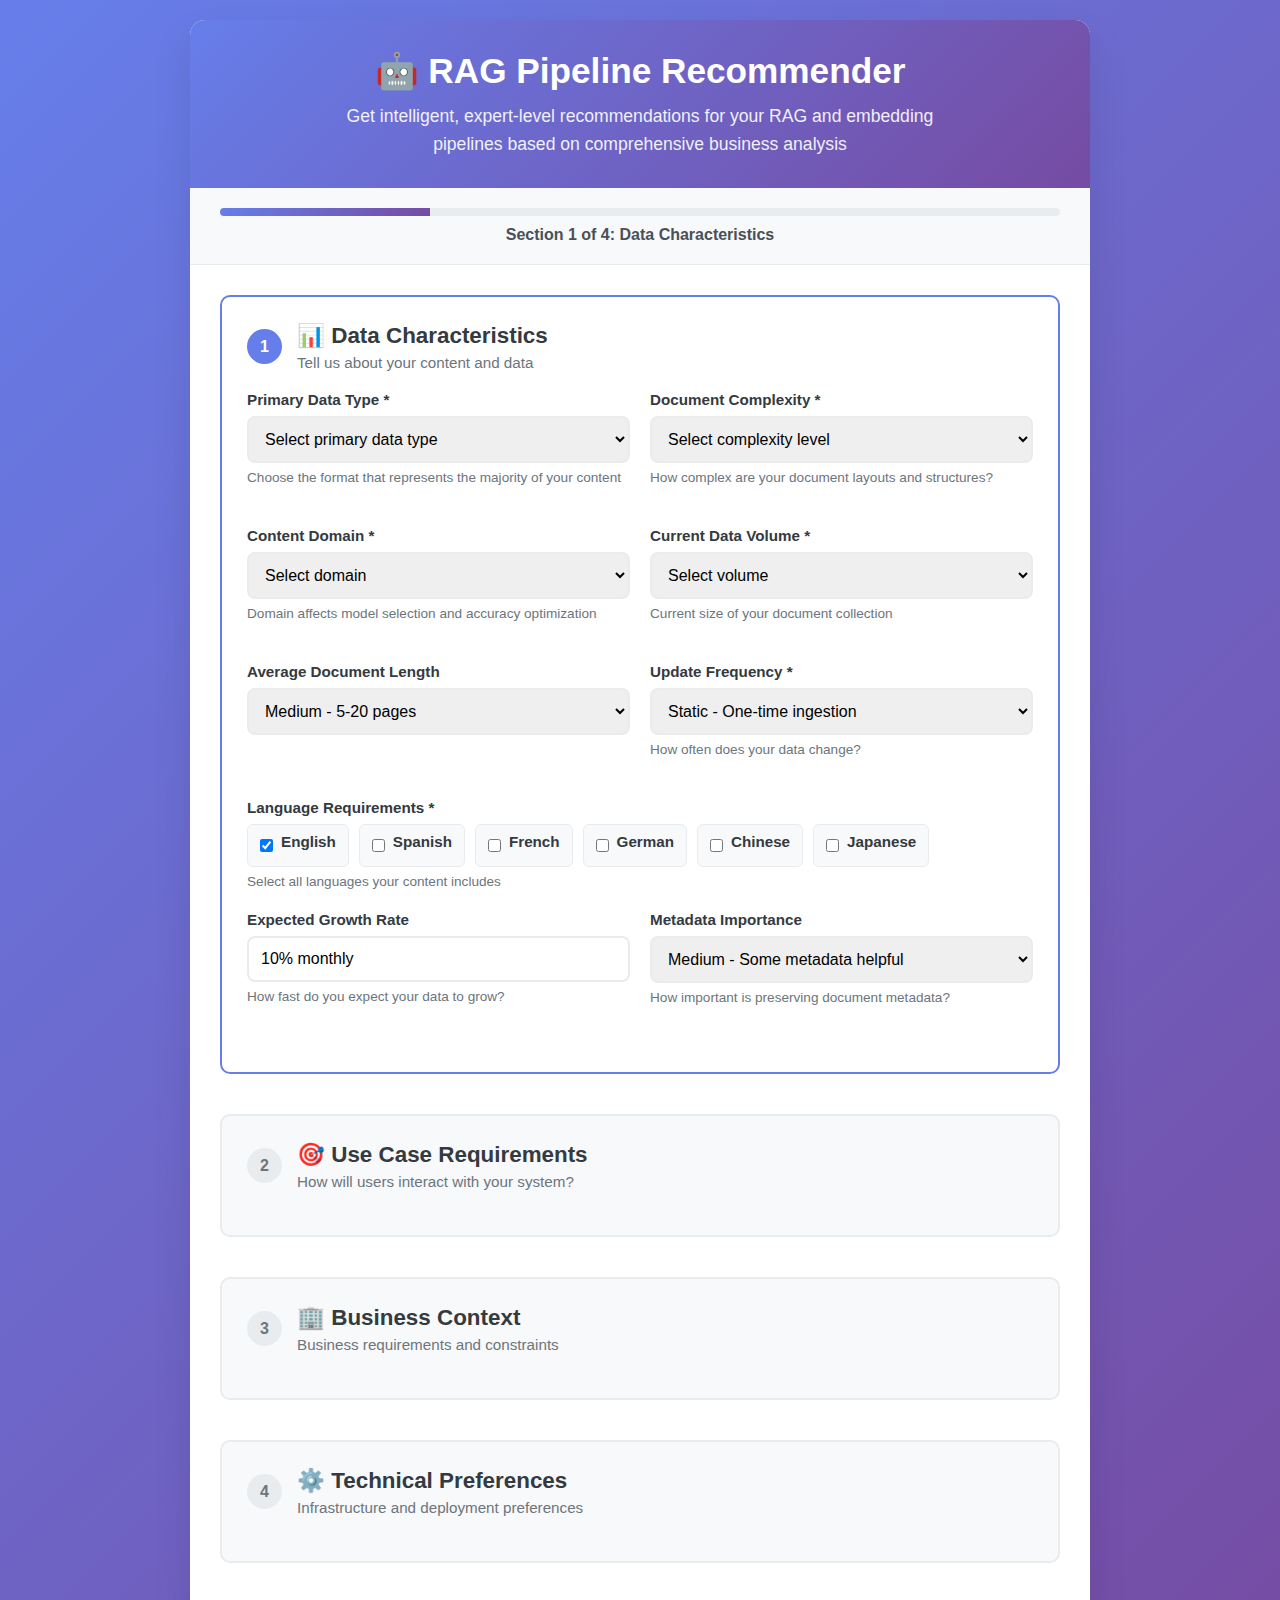
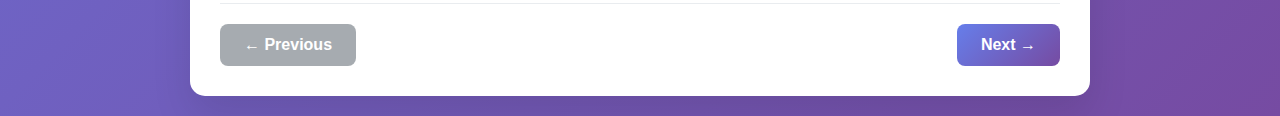
<file: rag_recommender/templates/index.html>
<!DOCTYPE html>
<html lang="en">
<head>
    <meta charset="UTF-8">
    <meta name="viewport" content="width=device-width, initial-scale=1.0">
    <title>RAG Pipeline Recommender - Comprehensive Analysis</title>
    <style>
        * {
            margin: 0;
            padding: 0;
            box-sizing: border-box;
        }

        body {
            font-family: -apple-system, BlinkMacSystemFont, 'Segoe UI', Roboto, 'Helvetica Neue', Arial, sans-serif;
            background: linear-gradient(135deg, #667eea 0%, #764ba2 100%);
            min-height: 100vh;
            padding: 20px;
        }

        .container {
            max-width: 900px;
            margin: 0 auto;
            background: white;
            border-radius: 15px;
            box-shadow: 0 20px 40px rgba(0,0,0,0.1);
            overflow: hidden;
        }

        .header {
            background: linear-gradient(135deg, #667eea 0%, #764ba2 100%);
            color: white;
            padding: 30px;
            text-align: center;
        }

        .header h1 {
            font-size: 2.2em;
            margin-bottom: 10px;
            font-weight: 700;
        }

        .header p {
            font-size: 1.1em;
            opacity: 0.9;
            max-width: 600px;
            margin: 0 auto;
            line-height: 1.6;
        }

        .progress-container {
            background: #f8f9fa;
            padding: 20px 30px;
            border-bottom: 1px solid #e9ecef;
        }

        .progress-bar {
            width: 100%;
            height: 8px;
            background: #e9ecef;
            border-radius: 4px;
            overflow: hidden;
        }

        .progress-fill {
            height: 100%;
            background: linear-gradient(135deg, #667eea 0%, #764ba2 100%);
            width: 25%;
            transition: width 0.3s ease;
        }

        .progress-text {
            text-align: center;
            margin-top: 10px;
            font-weight: 600;
            color: #495057;
        }

        .form-container {
            padding: 30px;
        }

        .section {
            margin-bottom: 40px;
            padding: 25px;
            border: 2px solid #e9ecef;
            border-radius: 10px;
            background: #f8f9fa;
        }

        .section.active {
            border-color: #667eea;
            background: white;
        }

        .section-header {
            display: flex;
            align-items: center;
            cursor: pointer;
            margin-bottom: 20px;
        }

        .section-number {
            width: 35px;
            height: 35px;
            border-radius: 50%;
            background: #e9ecef;
            display: flex;
            align-items: center;
            justify-content: center;
            font-weight: bold;
            margin-right: 15px;
            color: #6c757d;
        }

        .section.active .section-number {
            background: #667eea;
            color: white;
        }

        .section-title {
            font-size: 1.4em;
            font-weight: 600;
            color: #343a40;
        }

        .section-subtitle {
            color: #6c757d;
            font-size: 0.95em;
            margin-top: 5px;
        }

        .section-content {
            display: none;
        }

        .section.active .section-content {
            display: block;
        }

        .form-row {
            display: flex;
            gap: 20px;
            margin-bottom: 20px;
        }

        .form-row .form-group {
            flex: 1;
        }

        .form-group {
            margin-bottom: 20px;
        }

        .form-group label {
            display: block;
            margin-bottom: 8px;
            font-weight: 600;
            color: #343a40;
            font-size: 0.95em;
        }

        .form-group input,
        .form-group select,
        .form-group textarea {
            width: 100%;
            padding: 12px;
            border: 2px solid #e9ecef;
            border-radius: 8px;
            font-size: 16px;
            transition: border-color 0.3s ease;
        }

        .form-group input:focus,
        .form-group select:focus,
        .form-group textarea:focus {
            outline: none;
            border-color: #667eea;
            box-shadow: 0 0 0 3px rgba(102, 126, 234, 0.1);
        }

        .help-text {
            font-size: 0.85em;
            color: #6c757d;
            margin-top: 5px;
            line-height: 1.4;
        }

        .checkbox-group {
            display: flex;
            flex-wrap: wrap;
            gap: 10px;
            margin-top: 8px;
        }

        .checkbox-item {
            display: flex;
            align-items: center;
            background: #f8f9fa;
            padding: 8px 12px;
            border-radius: 6px;
            border: 1px solid #e9ecef;
            cursor: pointer;
            transition: all 0.3s ease;
        }

        .checkbox-item:hover {
            background: #e9ecef;
        }

        .checkbox-item input {
            width: auto;
            margin-right: 8px;
        }

        .radio-group {
            display: grid;
            grid-template-columns: repeat(auto-fit, minmax(200px, 1fr));
            gap: 10px;
            margin-top: 8px;
        }

        .radio-item {
            display: flex;
            align-items: center;
            background: #f8f9fa;
            padding: 12px;
            border-radius: 8px;
            border: 2px solid #e9ecef;
            cursor: pointer;
            transition: all 0.3s ease;
        }

        .radio-item:hover {
            border-color: #667eea;
        }

        .radio-item input {
            width: auto;
            margin-right: 10px;
        }

        .radio-item input:checked + .radio-label {
            color: #667eea;
            font-weight: 600;
        }

        .conditional-field {
            display: none;
            margin-top: 15px;
            padding: 15px;
            background: #fff3cd;
            border-radius: 8px;
            border: 1px solid #ffeeba;
        }

        .conditional-field.show {
            display: block;
        }

        .navigation {
            display: flex;
            justify-content: space-between;
            align-items: center;
            margin-top: 30px;
            padding-top: 20px;
            border-top: 1px solid #e9ecef;
        }

        .btn {
            padding: 12px 24px;
            border: none;
            border-radius: 8px;
            font-size: 16px;
            font-weight: 600;
            cursor: pointer;
            transition: all 0.3s ease;
            text-decoration: none;
            display: inline-block;
        }

        .btn-primary {
            background: linear-gradient(135deg, #667eea 0%, #764ba2 100%);
            color: white;
        }

        .btn-primary:hover:not(:disabled) {
            transform: translateY(-2px);
            box-shadow: 0 8px 25px rgba(102, 126, 234, 0.3);
        }

        .btn-secondary {
            background: #6c757d;
            color: white;
        }

        .btn-secondary:hover {
            background: #5a6268;
        }

        .btn:disabled {
            opacity: 0.6;
            cursor: not-allowed;
        }

        .summary-panel {
            background: #f8f9fa;
            padding: 20px;
            border-radius: 10px;
            margin-bottom: 20px;
        }

        .summary-item {
            display: flex;
            justify-content: space-between;
            padding: 8px 0;
            border-bottom: 1px solid #e9ecef;
        }

        .summary-item:last-child {
            border-bottom: none;
        }

        .priority-indicator {
            display: inline-block;
            width: 12px;
            height: 12px;
            border-radius: 50%;
            margin-left: 8px;
        }

        .priority-low { background: #28a745; }
        .priority-medium { background: #ffc107; }
        .priority-high { background: #fd7e14; }
        .priority-critical { background: #dc3545; }

        /* Results Section Styles */
        .results-section {
            margin-top: 40px;
            padding: 20px;
            background: #f8f9fa;
            border-radius: 10px;
        }

        .summary-panel {
            background: white;
            border-radius: 8px;
            padding: 20px;
            margin-bottom: 20px;
            box-shadow: 0 2px 4px rgba(0,0,0,0.1);
        }

        .recommendations-panel {
            background: white;
            border-radius: 12px;
            padding: 30px;
            box-shadow: 0 4px 12px rgba(0,0,0,0.08);
            display: grid;
            grid-template-columns: repeat(auto-fit, minmax(300px, 1fr));
            gap: 25px;
        }

        .recommendation-card {
            border: 1px solid #e9ecef;
            border-radius: 12px;
            padding: 25px;
            margin-bottom: 0; /* Remove margin as gap is used */
            background: #fff;
            transition: all 0.3s ease;
            display: flex; /* Use flexbox for better alignment */
            flex-direction: column;
        }

        .recommendation-main {
            flex: 1;
        }

        .recommendation-side {
            border-left: none; /* Remove side border */
            padding-left: 0;
            margin-top: 20px; /* Add margin top for spacing */
            border-top: 1px solid #e9ecef; /* Add top border */
            padding-top: 20px;
        }

        .recommendation-card:hover {
            transform: translateY(-2px);
            box-shadow: 0 8px 16px rgba(0,0,0,0.1);
        }

        .recommendation-header {
            display: flex;
            align-items: flex-start;
            justify-content: space-between;
            margin-bottom: 20px;
        }

        .recommendation-title h4 {
            color: #667eea;
            margin: 0 0 8px 0;
            font-size: 1.4em;
        }

        .recommendation-subtitle {
            color: #6b7280;
            font-size: 0.95em;
            margin: 0;
            line-height: 1.5;
        }

        .analysis-grid {
            display: grid;
            grid-template-columns: repeat(auto-fit, minmax(280px, 1fr));
            gap: 20px;
            margin: 20px 0;
        }

        .analysis-section {
            background: #f8fafc;
            padding: 20px;
            border-radius: 8px;
            border: 1px solid #e9ecef;
        }

        .analysis-section h5 {
            color: #4b5563;
            margin: 0 0 15px 0;
            font-size: 1.1em;
        }

        .analysis-list {
            list-style: none;
            padding: 0;
            margin: 0;
        }

        .analysis-list li {
            display: flex;
            justify-content: space-between;
            align-items: center;
            padding: 8px 0;
            border-bottom: 1px solid #e9ecef;
        }

        .analysis-list li:last-child {
            border-bottom: none;
        }

        .metric-label {
            color: #6b7280;
            font-size: 0.9em;
        }

        .metric-value {
            font-weight: 600;
            color: #4b5563;
        }

        .benchmark-details {
            margin: 25px 0;
        }

        .benchmark-details h5 {
            color: #4b5563;
            margin: 0 0 15px 0;
            font-size: 1.1em;
        }

        .benchmark-grid {
            display: grid;
            grid-template-columns: repeat(auto-fit, minmax(200px, 1fr));
            gap: 15px;
        }

        .benchmark-card {
            background: #f8fafc;
            padding: 15px;
            border-radius: 8px;
            border: 1px solid #e9ecef;
        }

        .benchmark-card h6 {
            color: #4b5563;
            margin: 0 0 10px 0;
            font-size: 1em;
        }

        .benchmark-stats {
            font-size: 0.9em;
            color: #6b7280;
        }

        .benchmark-stats div {
            margin: 5px 0;
        }

        .download-section {
            background: #f8fafc;
            padding: 20px;
            border-radius: 8px;
            border: 1px solid #e9ecef;
            text-align: center;
        }

        .download-title {
            font-weight: 600;
            color: #4b5563;
            margin-bottom: 15px;
        }

        .download-yaml {
            display: inline-block;
            background: #667eea;
            color: white;
            padding: 12px 24px;
            border-radius: 6px;
            text-decoration: none;
            font-weight: 600;
            margin: 10px 0;
            transition: all 0.3s ease;
        }

        .download-yaml:hover {
            background: #5a67d8;
            transform: translateY(-2px);
        }

        .download-info {
            font-size: 0.9em;
            color: #6b7280;
            margin-top: 10px;
            line-height: 1.4;
        }

        .download-format {
            font-size: 0.85em;
            color: #9ca3af;
            margin-top: 5px;
        }

        @media (max-width: 1024px) {
            .recommendation-card {
                grid-template-columns: 1fr;
            }

            .recommendation-side {
                border-left: none;
                border-top: 1px solid #e9ecef;
                padding-left: 0;
                padding-top: 25px;
                margin-top: 25px;
            }
        }

        /* Drag and Drop Styles */
        .priority-list {
            list-style: none;
            padding: 0;
            margin: 20px 0;
        }

        .priority-item {
            display: flex;
            align-items: center;
            background: white;
            padding: 12px;
            margin-bottom: 8px;
            border: 2px solid #e9ecef;
            border-radius: 8px;
            cursor: move;
            transition: all 0.3s ease;
        }

        /* Mark items that have been moved from their original position */
        .priority-item.changed {
            background: #f1f3f5; /* light grey */
            color: #6c757d;
            opacity: 0.9;
        }

        .priority-item.changed .priority-indicator {
            opacity: 0.4;
        }

        .priority-item:hover {
            border-color: #667eea;
            transform: translateX(5px);
        }

        .priority-item.dragging {
            opacity: 0.5;
            border: 2px dashed #667eea;
        }

        .drag-handle {
            margin-right: 12px;
            color: #6c757d;
            font-size: 20px;
            cursor: move;
        }

        .priority-item span {
            flex: 1;
        }

        .priority-item.dragover {
            border: 2px dashed #667eea;
            background: #f8f9fa;
        }

        @media (max-width: 768px) {
            .form-row {
                flex-direction: column;
                gap: 0;
            }

            .radio-group {
                grid-template-columns: 1fr;
            }

            .container {
                margin: 10px;
                border-radius: 10px;
            }

            .header,
            .form-container {
                padding: 20px;
            }
        }
    </style>
</head>
<body>
    <div class="container">
        <div class="header">
            <h1>🤖 RAG Pipeline Recommender</h1>
            <p>Get intelligent, expert-level recommendations for your RAG and embedding pipelines based on comprehensive business analysis</p>
        </div>

        <div class="progress-container">
            <div class="progress-bar">
                <div class="progress-fill" id="progressFill"></div>
            </div>
            <div class="progress-text" id="progressText">Section 1 of 4: Data Characteristics</div>
        </div>

        <div class="form-container">
            <form id="comprehensiveForm" action="/recommend-comprehensive" method="POST">

                <!-- Results Section -->
                <div id="results" class="results-section" style="display: none;">
                    <div class="summary-panel">
                        <h3>Analysis Summary</h3>
                        <div id="summaryContent"></div>
                    </div>
                    <div class="recommendations-panel">
                        <h3>Recommended Pipeline Components</h3>
                        <div id="recommendationsContent"></div>
                    </div>
                </div>

                <!-- Section 1: Data Characteristics -->
                <div class="section active" id="section1">
                    <div class="section-header" onclick="toggleSection(1)">
                        <div class="section-number">1</div>
                        <div>
                            <div class="section-title">📊 Data Characteristics</div>
                            <div class="section-subtitle">Tell us about your content and data</div>
                        </div>
                    </div>
                    <div class="section-content">
                        <div class="form-row">
                            <div class="form-group">
                                <label for="primaryDataType">Primary Data Type *</label>
                                <select id="primaryDataType" name="primary_data_type" required onchange="updateConditionalFields()">
                                    <option value="">Select primary data type</option>
                                    <option value="pdf">PDF Documents</option>
                                    <option value="word">Word Documents</option>
                                    <option value="text">Plain Text Files</option>
                                    <option value="html">HTML/Web Pages</option>
                                    <option value="csv">CSV/Structured Data</option>
                                    <option value="json">JSON Data</option>
                                    <option value="xml">XML Documents</option>
                                    <option value="email">Email Messages</option>
                                    <option value="code">Code/Technical Documentation</option>
                                    <option value="mixed">Mixed Formats</option>
                                </select>
                                <div class="help-text">Choose the format that represents the majority of your content</div>
                            </div>
                            <div class="form-group">
                                <label for="documentComplexity">Document Complexity *</label>
                                <select id="documentComplexity" name="document_complexity" required>
                                    <option value="">Select complexity level</option>
                                    <option value="simple">Simple - Plain text, basic formatting</option>
                                    <option value="moderate">Moderate - Headers, tables, some images</option>
                                    <option value="complex">Complex - Forms, technical diagrams, layouts</option>
                                    <option value="highly_complex">Highly Complex - Legal docs, scientific papers</option>
                                </select>
                                <div class="help-text">How complex are your document layouts and structures?</div>
                            </div>
                        </div>

                        <div class="conditional-field" id="mixedFormatsField">
                            <label>Secondary Data Types (for mixed formats)</label>
                            <div class="checkbox-group">
                                <div class="checkbox-item">
                                    <input type="checkbox" name="secondary_data_types" value="pdf" id="secondary_pdf">
                                    <label for="secondary_pdf">PDF</label>
                                </div>
                                <div class="checkbox-item">
                                    <input type="checkbox" name="secondary_data_types" value="word" id="secondary_word">
                                    <label for="secondary_word">Word</label>
                                </div>
                                <div class="checkbox-item">
                                    <input type="checkbox" name="secondary_data_types" value="html" id="secondary_html">
                                    <label for="secondary_html">HTML</label>
                                </div>
                                <div class="checkbox-item">
                                    <input type="checkbox" name="secondary_data_types" value="text" id="secondary_text">
                                    <label for="secondary_text">Text</label>
                                </div>
                            </div>
                        </div>

                        <div class="form-row">
                            <div class="form-group">
                                <label for="contentDomain">Content Domain *</label>
                                <select id="contentDomain" name="content_domain" required onchange="updateConditionalFields()">
                                    <option value="">Select domain</option>
                                    <option value="general">General Business Content</option>
                                    <option value="legal">Legal Documents</option>
                                    <option value="medical">Medical/Healthcare</option>
                                    <option value="financial">Financial/Accounting</option>
                                    <option value="technical">Technical Documentation</option>
                                    <option value="academic">Academic/Research</option>
                                    <option value="customer_support">Customer Support</option>
                                    <option value="hr_policies">HR/Policies</option>
                                    <option value="marketing">Marketing Content</option>
                                    <option value="compliance">Compliance/Regulatory</option>
                                </select>
                                <div class="help-text">Domain affects model selection and accuracy optimization</div>
                            </div>
                            <div class="form-group">
                                <label for="currentVolume">Current Data Volume *</label>
                                <select id="currentVolume" name="current_volume" required>
                                    <option value="">Select volume</option>
                                    <option value="tiny">Tiny - Less than 100 documents</option>
                                    <option value="small">Small - 100 to 1,000 documents</option>
                                    <option value="medium">Medium - 1,000 to 10,000 documents</option>
                                    <option value="large">Large - 10,000 to 100,000 documents</option>
                                    <option value="very_large">Very Large - 100,000 to 1M documents</option>
                                    <option value="massive">Massive - Over 1M documents</option>
                                </select>
                                <div class="help-text">Current size of your document collection</div>
                            </div>
                        </div>

                        <div class="form-row">
                            <div class="form-group">
                                <label for="averageDocLength">Average Document Length</label>
                                <select id="averageDocLength" name="average_document_length">
                                    <option value="short">Short - 1-5 pages</option>
                                    <option value="medium" selected>Medium - 5-20 pages</option>
                                    <option value="long">Long - 20+ pages</option>
                                </select>
                            </div>
                            <div class="form-group">
                                <label for="updateFrequency">Update Frequency *</label>
                                <select id="updateFrequency" name="update_frequency" required>
                                    <option value="static" selected>Static - One-time ingestion</option>
                                    <option value="weekly">Weekly updates</option>
                                    <option value="daily">Daily updates</option>
                                    <option value="hourly">Hourly updates</option>
                                    <option value="real_time">Real-time streaming</option>
                                    <option value="event_driven">Event-driven updates</option>
                                </select>
                                <div class="help-text">How often does your data change?</div>
                            </div>
                        </div>

                        <div class="form-group">
                            <label for="languageRequirements">Language Requirements *</label>
                            <div class="checkbox-group">
                                <div class="checkbox-item">
                                    <input type="checkbox" name="language_requirements" value="english" id="lang_english" checked>
                                    <label for="lang_english">English</label>
                                </div>
                                <div class="checkbox-item">
                                    <input type="checkbox" name="language_requirements" value="spanish" id="lang_spanish">
                                    <label for="lang_spanish">Spanish</label>
                                </div>
                                <div class="checkbox-item">
                                    <input type="checkbox" name="language_requirements" value="french" id="lang_french">
                                    <label for="lang_french">French</label>
                                </div>
                                <div class="checkbox-item">
                                    <input type="checkbox" name="language_requirements" value="german" id="lang_german">
                                    <label for="lang_german">German</label>
                                </div>
                                <div class="checkbox-item">
                                    <input type="checkbox" name="language_requirements" value="chinese" id="lang_chinese">
                                    <label for="lang_chinese">Chinese</label>
                                </div>
                                <div class="checkbox-item">
                                    <input type="checkbox" name="language_requirements" value="japanese" id="lang_japanese">
                                    <label for="lang_japanese">Japanese</label>
                                </div>
                            </div>
                            <div class="help-text">Select all languages your content includes</div>
                        </div>

                        <div class="form-row">
                            <div class="form-group">
                                <label for="expectedGrowthRate">Expected Growth Rate</label>
                                <input type="text" id="expectedGrowthRate" name="expected_growth_rate" 
                                       placeholder="e.g., 10% monthly, 50% yearly" value="10% monthly">
                                <div class="help-text">How fast do you expect your data to grow?</div>
                            </div>
                            <div class="form-group">
                                <label for="metadataImportance">Metadata Importance</label>
                                <select id="metadataImportance" name="metadata_importance">
                                    <option value="low">Low - Basic file info sufficient</option>
                                    <option value="medium" selected>Medium - Some metadata helpful</option>
                                    <option value="high">High - Rich metadata important</option>
                                    <option value="critical">Critical - Metadata essential</option>
                                </select>
                                <div class="help-text">How important is preserving document metadata?</div>
                            </div>
                        </div>
                    </div>
                </div>

                <!-- Section 2: Use Case Requirements -->
                <div class="section" id="section2">
                    <div class="section-header" onclick="toggleSection(2)">
                        <div class="section-number">2</div>
                        <div>
                            <div class="section-title">🎯 Use Case Requirements</div>
                            <div class="section-subtitle">How will users interact with your system?</div>
                        </div>
                    </div>
                    <div class="section-content">
                        <div class="form-row">
                            <div class="form-group">
                                <label for="primaryUseCase">Primary Use Case *</label>
                                <select id="primaryUseCase" name="primary_use_case" required>
                                    <option value="">Select primary use case</option>
                                    <option value="question_answering">Question & Answer System</option>
                                    <option value="semantic_search">Semantic Search</option>
                                    <option value="document_summarization">Document Summarization</option>
                                    <option value="conversational_ai">Conversational AI/Chatbot</option>
                                    <option value="content_analysis">Content Analysis</option>
                                    <option value="compliance_checking">Compliance Checking</option>
                                    <option value="research_assistance">Research Assistance</option>
                                    <option value="knowledge_discovery">Knowledge Discovery</option>
                                </select>
                                <div class="help-text">What is the main way users will interact with your system?</div>
                            </div>
                            <div class="form-group">
                                <label for="queryComplexity">Expected Query Complexity *</label>
                                <select id="queryComplexity" name="expected_query_complexity" required>
                                    <option value="">Select complexity</option>
                                    <option value="simple_factual">Simple Factual - "What is X?"</option>
                                    <option value="multi_step">Multi-Step - "How does X relate to Y?"</option>
                                    <option value="analytical">Analytical - "What trends do you see in...?"</option>
                                    <option value="comparative">Comparative - "Compare X and Y"</option>
                                    <option value="procedural">Procedural - "How do I do X?"</option>
                                    <option value="interpretive">Interpretive - "What does this mean?"</option>
                                </select>
                                <div class="help-text">How complex are the questions users will ask?</div>
                            </div>
                        </div>

                        <div class="form-row">
                            <div class="form-group">
                                <label for="accuracyTolerance">Accuracy Tolerance *</label>
                                <div class="radio-group">
                                    <div class="radio-item">
                                        <input type="radio" name="accuracy_tolerance" value="high_tolerance" id="acc_high">
                                        <div class="radio-label">High Tolerance<br><small>Some errors acceptable</small></div>
                                    </div>
                                    <div class="radio-item">
                                        <input type="radio" name="accuracy_tolerance" value="moderate_tolerance" id="acc_moderate" checked>
                                        <div class="radio-label">Moderate Tolerance<br><small>Errors should be rare</small></div>
                                    </div>
                                    <div class="radio-item">
                                        <input type="radio" name="accuracy_tolerance" value="low_tolerance" id="acc_low">
                                        <div class="radio-label">Low Tolerance<br><small>Errors problematic</small></div>
                                    </div>
                                    <div class="radio-item">
                                        <input type="radio" name="accuracy_tolerance" value="zero_tolerance" id="acc_zero">
                                        <div class="radio-label">Zero Tolerance<br><small>Critical accuracy required</small></div>
                                    </div>
                                </div>
                                <div class="help-text">How critical is response accuracy for your use case?</div>
                            </div>
                        </div>

                        <div class="form-row">
                            <div class="form-group">
                                <label for="latencyRequirement">Response Time Requirements *</label>
                                <div class="radio-group">
                                    <div class="radio-item">
                                        <input type="radio" name="latency_requirement" value="real_time" id="lat_realtime">
                                        <div class="radio-label">Real-time<br><small>&lt;1 second</small></div>
                                    </div>
                                    <div class="radio-item">
                                        <input type="radio" name="latency_requirement" value="interactive" id="lat_interactive" checked>
                                        <div class="radio-label">Interactive<br><small>1-3 seconds</small></div>
                                    </div>
                                    <div class="radio-item">
                                        <input type="radio" name="latency_requirement" value="responsive" id="lat_responsive">
                                        <div class="radio-label">Responsive<br><small>3-10 seconds</small></div>
                                    </div>
                                    <div class="radio-item">
                                        <input type="radio" name="latency_requirement" value="batch_acceptable" id="lat_batch">
                                        <div class="radio-label">Batch Acceptable<br><small>10+ seconds</small></div>
                                    </div>
                                </div>
                                <div class="help-text">How fast should the system respond to user queries?</div>
                            </div>
                        </div>

                        <div class="form-row">
                            <div class="form-group">
                                <label for="preferredResponseType">Preferred Response Type</label>
                                <select id="preferredResponseType" name="preferred_response_type">
                                    <option value="brief_answers">Brief Answers - 1-2 sentences</option>
                                    <option value="detailed_explanations" selected>Detailed Explanations - Paragraphs</option>
                                    <option value="structured_summaries">Structured Summaries - Bullet points</option>
                                    <option value="conversational">Conversational - Chat-like responses</option>
                                    <option value="citation_heavy">Citation Heavy - Lots of references</option>
                                </select>
                                <div class="help-text">What style of response do users prefer?</div>
                            </div>
                            <div class="form-group">
                                <label for="citationRequirements">Citation Requirements</label>
                                <select id="citationRequirements" name="citation_requirements">
                                    <option value="not_needed">Not Needed - No source references</option>
                                    <option value="helpful" selected>Helpful - Basic source info</option>
                                    <option value="required">Required - Detailed citations</option>
                                    <option value="mandatory">Mandatory - Must have sources</option>
                                </select>
                                <div class="help-text">Do responses need to include source references?</div>
                            </div>
                        </div>

                        <div class="form-row">
                            <div class="form-group">
                                <label for="expectedQueriesPerDay">Expected Queries Per Day</label>
                                <select id="expectedQueriesPerDay" name="expected_queries_per_day">
                                    <option value="1-100">1-100 queries</option>
                                    <option value="100-1000" selected>100-1,000 queries</option>
                                    <option value="1000-10000">1,000-10,000 queries</option>
                                    <option value="10000+">10,000+ queries</option>
                                </select>
                                <div class="help-text">Rough estimate of daily query volume</div>
                            </div>
                            <div class="form-group">
                                <label for="concurrentUsers">Peak Concurrent Users</label>
                                <select id="concurrentUsers" name="concurrent_users">
                                    <option value="1-10" selected>1-10 users</option>
                                    <option value="10-50">10-50 users</option>
                                    <option value="50-200">50-200 users</option>
                                    <option value="200+">200+ users</option>
                                </select>
                                <div class="help-text">Maximum number of simultaneous users</div>
                            </div>
                        </div>
                    </div>
                </div>

                <!-- Section 3: Business Context -->
                <div class="section" id="section3">
                    <div class="section-header" onclick="toggleSection(3)">
                        <div class="section-number">3</div>
                        <div>
                            <div class="section-title">🏢 Business Context</div>
                            <div class="section-subtitle">Business requirements and constraints</div>
                        </div>
                    </div>
                    <div class="section-content">
                        <div class="form-row">
                            <div class="form-group">
                                <label for="budgetRange">Monthly Budget Range *</label>
                                <select id="budgetRange" name="budget_range" required>
                                    <option value="">Select budget range</option>
                                    <option value="minimal">Minimal - Under $100/month</option>
                                    <option value="low">Low - $100-500/month</option>
                                    <option value="moderate">Moderate - $500-2,000/month</option>
                                    <option value="high">High - $2,000-10,000/month</option>
                                    <option value="unlimited">Unlimited - Cost not a constraint</option>
                                </select>
                                <div class="help-text">What's your expected monthly operational budget?</div>
                            </div>
                            <div class="form-group">
                                <label for="teamExpertise">Team Technical Expertise *</label>
                                <select id="teamExpertise" name="team_expertise" required>
                                    <option value="">Select expertise level</option>
                                    <option value="non_technical">Non-Technical - Business users only</option>
                                    <option value="basic_technical">Basic Technical - Some IT background</option>
                                    <option value="intermediate">Intermediate - Software developers</option>
                                    <option value="advanced">Advanced - ML engineers</option>
                                    <option value="expert">Expert - AI/ML specialists</option>
                                </select>
                                <div class="help-text">What's your team's technical capability?</div>
                            </div>
                        </div>



                        <div class="form-row">
                            <div class="form-group">
                                <label for="dataSensitivityLevel">Data Sensitivity Level *</label>
                                <select id="dataSensitivityLevel" name="data_sensitivity_level" required>
                                    <option value="">Select sensitivity</option>
                                    <option value="public">Public - No restrictions</option>
                                    <option value="internal">Internal - Company confidential</option>
                                    <option value="confidential">Confidential - Restricted access</option>
                                    <option value="restricted">Restricted - Highly sensitive</option>
                                </select>
                                <div class="help-text">What's the sensitivity level of your data?</div>
                            </div>

                        </div>

                        <div class="form-group">
                            <label for="industryDomain">Industry Domain</label>
                            <input type="text" id="industryDomain" name="industry_domain" 
                                   placeholder="e.g., Healthcare, Legal Services, Financial Services">
                            <div class="help-text">What industry does your organization operate in?</div>
                        </div>


                    </div>
                </div>

                <!-- Section 4: Technical Preferences -->
                <div class="section" id="section4">
                    <div class="section-header" onclick="toggleSection(4)">
                        <div class="section-number">4</div>
                        <div>
                            <div class="section-title">⚙️ Technical Preferences</div>
                            <div class="section-subtitle">Infrastructure and deployment preferences</div>
                        </div>
                    </div>
                    <div class="section-content">
                        <div class="form-row">

                            <div class="form-group">
                                <label for="scalabilityRequirements">Scalability Requirements</label>
                                <select id="scalabilityRequirements" name="scalability_requirements">
                                    <option value="minimal">Minimal - Current size sufficient</option>
                                    <option value="moderate" selected>Moderate - Some growth expected</option>
                                    <option value="high">High - Significant growth planned</option>
                                    <option value="extreme">Extreme - Massive scale requirements</option>
                                </select>
                                <div class="help-text">How much should the system be able to scale?</div>
                            </div>
                        </div>

                        <div class="form-row">
                            <div class="form-group">
                                <label for="monitoringDepth">Monitoring Requirements</label>
                                <select id="monitoringDepth" name="monitoring_depth">
                                    <option value="minimal">Minimal - Basic health checks</option>
                                    <option value="standard" selected>Standard - Performance monitoring</option>
                                    <option value="comprehensive">Comprehensive - Detailed analytics</option>
                                </select>
                                <div class="help-text">What level of monitoring do you need?</div>
                            </div>

                        </div>

                        <div class="form-group">
                            <label for="additionalContext">Additional Context</label>
                            <textarea id="additionalContext" name="additional_context" rows="4" 
                                      placeholder="Any unique requirements, constraints, or context we should know about?"></textarea>
                            <div class="help-text">Share any additional information that might influence our recommendations</div>
                        </div>

                        <div class="form-group">
                            <label>Priority Ranking</label>
                            <div class="help-text" style="margin-bottom: 10px;">Drag to reorder by priority (most important first):</div>
                            <div id="priorityList" class="priority-list">
                                <div class="priority-item" data-priority="accuracy" draggable="true">
                                    <span class="drag-handle">☰</span>
                                    <span>🎯 Accuracy</span>
                                    <div class="priority-indicator priority-high"></div>
                                </div>
                                <div class="priority-item" data-priority="cost" draggable="true">
                                    <span class="drag-handle">☰</span>
                                    <span>💰 Cost</span>
                                    <div class="priority-indicator priority-medium"></div>
                                </div>
                                <div class="priority-item" data-priority="speed" draggable="true">
                                    <span class="drag-handle">☰</span>
                                    <span>⚡ Speed</span>
                                    <div class="priority-indicator priority-medium"></div>
                                </div>
                            </div>
                        </div>
                    </div>
                </div>

                <div class="navigation">
                    <button type="button" class="btn btn-secondary" id="prevBtn" onclick="previousSection()" disabled>
                        ← Previous
                    </button>
                    <button type="button" class="btn btn-primary" id="nextBtn" onclick="nextSection()">
                        Next →
                    </button>
                    <button type="submit" class="btn btn-primary" id="submitBtn" style="display:none;">
                        🎯 Get My Recommendations
                    </button>
                </div>
            </form>
        </div>
    </div>

    <script>
        let currentSection = 1;
        const totalSections = 4;
        let dragSrcElement = null;

        // Drag and Drop functionality
        function handleDragStart(e) {
            this.classList.add('dragging');
            dragSrcElement = this;
            e.dataTransfer.effectAllowed = 'move';
            e.dataTransfer.setData('text/html', this.outerHTML);
        }

        function handleDragOver(e) {
            if (e.preventDefault) {
                e.preventDefault();
            }
            this.classList.add('dragover');
            e.dataTransfer.dropEffect = 'move';
            return false;
        }

        function handleDragEnter(e) {
            this.classList.add('dragover');
        }

        function handleDragLeave(e) {
            this.classList.remove('dragover');
        }

        function handleDrop(e) {
            if (e.stopPropagation) {
                e.stopPropagation();
            }

            if (dragSrcElement !== this) {
                this.parentNode.removeChild(dragSrcElement);
                const dropHTML = e.dataTransfer.getData('text/html');
                this.insertAdjacentHTML('beforebegin', dropHTML);
                const dropElem = this.previousSibling;
                addDragHandlers(dropElem);
            }
            this.classList.remove('dragover');
            updatePriorityInputs();
            return false;
        }

        function handleDragEnd(e) {
            this.classList.remove('dragging');
            document.querySelectorAll('.priority-item').forEach(item => {
                item.classList.remove('dragover');
            });
        }

        function addDragHandlers(elem) {
            elem.addEventListener('dragstart', handleDragStart, false);
            elem.addEventListener('dragenter', handleDragEnter, false);
            elem.addEventListener('dragover', handleDragOver, false);
            elem.addEventListener('dragleave', handleDragLeave, false);
            elem.addEventListener('drop', handleDrop, false);
            elem.addEventListener('dragend', handleDragEnd, false);
        }

        function updatePriorityInputs() {
            const priorityInputs = [];
            document.querySelectorAll('.priority-item').forEach((item, idx) => {
                priorityInputs.push(item.getAttribute('data-priority'));
                // Mark items that have moved compared to initial order
                if (window.__initialPriorityOrder) {
                    const origIndex = window.__initialPriorityOrder.indexOf(item.getAttribute('data-priority'));
                    if (origIndex !== idx) {
                        item.classList.add('changed');
                    } else {
                        item.classList.remove('changed');
                    }
                }
            });

            // Ensure a hidden input exists to submit the ordering
            let orderInput = document.getElementById('priority_order_input');
            if (!orderInput) {
                orderInput = document.createElement('input');
                orderInput.type = 'hidden';
                orderInput.name = 'priority_order';
                orderInput.id = 'priority_order_input';
                document.getElementById('comprehensiveForm').appendChild(orderInput);
            }
            orderInput.value = JSON.stringify(priorityInputs);
        }

        function initializeDragAndDrop() {
            const items = document.querySelectorAll('.priority-item');
            items.forEach(item => {
                addDragHandlers(item);
            });

            // Save initial order for change detection
            window.__initialPriorityOrder = Array.from(items).map(i => i.getAttribute('data-priority'));
            // Initialize hidden input with initial order
            updatePriorityInputs();
        }

        function toggleSection(sectionNum) {
            // Don't allow jumping ahead
            if (sectionNum > currentSection + 1) return;

            // Remove active class from all sections
            document.querySelectorAll('.section').forEach(s => s.classList.remove('active'));

            // Add active class to clicked section
            document.getElementById(`section${sectionNum}`).classList.add('active');

            currentSection = sectionNum;
            updateProgress();
            updateNavigation();
        }

        function nextSection() {
            if (currentSection < totalSections && validateCurrentSection()) {
                currentSection++;
                toggleSection(currentSection);
            }
        }

        function previousSection() {
            if (currentSection > 1) {
                currentSection--;
                toggleSection(currentSection);
            }
        }

        function updateProgress() {
            const progressFill = document.getElementById('progressFill');
            const progressText = document.getElementById('progressText');

            const percentage = (currentSection / totalSections) * 100;
            progressFill.style.width = percentage + '%';

            const sectionNames = [
                'Data Characteristics',
                'Use Case Requirements', 
                'Business Context',
                'Technical Preferences'
            ];

            progressText.textContent = `Section ${currentSection} of ${totalSections}: ${sectionNames[currentSection - 1]}`;
        }

        function updateNavigation() {
            const prevBtn = document.getElementById('prevBtn');
            const nextBtn = document.getElementById('nextBtn');
            const submitBtn = document.getElementById('submitBtn');

            prevBtn.disabled = currentSection === 1;

            if (currentSection === totalSections) {
                nextBtn.style.display = 'none';
                submitBtn.style.display = 'inline-block';
            } else {
                nextBtn.style.display = 'inline-block';
                submitBtn.style.display = 'none';
            }
        }

        function validateCurrentSection() {
            const section = document.getElementById(`section${currentSection}`);
            const requiredFields = section.querySelectorAll('input[required], select[required]');

            for (let field of requiredFields) {
                if (!field.value.trim()) {
                    field.focus();
                    alert(`Please fill in the required field: ${field.previousElementSibling.textContent}`);
                    return false;
                }
            }
            return true;
        }

        function updateConditionalFields() {
            // Show/hide secondary data types for mixed formats
            const primaryDataType = document.getElementById('primaryDataType').value;
            const mixedFormatsField = document.getElementById('mixedFormatsField');

            if (primaryDataType === 'mixed') {
                mixedFormatsField.classList.add('show');
            } else {
                mixedFormatsField.classList.remove('show');
            }
        }

        // Form submission
        document.getElementById('comprehensiveForm').addEventListener('submit', async function(e) {
            e.preventDefault();

            if (!validateCurrentSection()) {
                return;
            }

            const submitBtn = document.getElementById('submitBtn');
            submitBtn.textContent = '🔄 Analyzing your requirements...';
            submitBtn.disabled = true;

            try {
                // Collect form data
                const formData = new FormData(e.target);
                const data = {};

                // Handle regular fields
                for (let [key, value] of formData.entries()) {
                    if (data[key]) {
                        if (Array.isArray(data[key])) {
                            data[key].push(value);
                        } else {
                            data[key] = [data[key], value];
                        }
                    } else {
                        data[key] = value;
                    }
                }

                // Remove fields that are no longer needed
                delete data.regulatory_requirements;
                delete data.integration_requirements;
                delete data.maintenance_capability;
                delete data.deployment_preference;
                delete data.customization_importance;

                // Handle checkboxes that might not be checked
                const checkboxGroups = ['secondary_data_types', 'language_requirements'];
                checkboxGroups.forEach(group => {
                    if (!data[group]) {
                        data[group] = [];
                    } else if (!Array.isArray(data[group])) {
                        data[group] = [data[group]];
                    }
                });

                console.log('Submitting data:', data);

                // Make API call
                const apiBase = 'http://127.0.0.1:8000';  // Always use full URL
                console.log('Submitting to API:', apiBase + '/api/v1/recommend-comprehensive');
                
                const response = await fetch(`${apiBase}/api/v1/recommend-comprehensive`, {
                    method: 'POST',
                    headers: {
                        'Content-Type': 'application/json',
                        'Accept': 'application/json'
                    },
                    body: JSON.stringify(data)
                });

                const responseData = await response.json();
                
                if (!response.ok) {
                    throw new Error(responseData.detail || `HTTP error! status: ${response.status}`);
                }

                // Display results in the results section
                const resultsSection = document.getElementById('results');
                resultsSection.innerHTML = `
                    <h2>🎯 Your Recommendations</h2>
                    <div class="summary-panel">
                        <h3>Requirements Analysis</h3>
                        <div class="analysis-grid">
                            ${Object.entries(responseData.requirements_analysis || {}).map(([key, value]) => `
                                <div class="analysis-section">
                                    <h5>${key.replace(/_/g, ' ').replace(/\b\w/g, c => c.toUpperCase())}</h5>
                                    <p>${value}</p>
                                </div>
                            `).join('')}
                        </div>
                    </div>
                    <div class="recommendations-panel">
                        <h3>Recommended Pipelines</h3>
                        ${responseData.rag_pipelines.map(pipeline => `
                            <div class="recommendation-card">
                                <div class="recommendation-main">
                                    <div class="recommendation-header">
                                        <div class="recommendation-title">
                                            <h4>${pipeline.name}</h4>
                                            <p class="recommendation-subtitle">${pipeline.description}</p>
                                        </div>
                                    </div>
                                
                                <div class="analysis-grid">
                                    <div class="analysis-section">
                                        <h5>Performance Analysis</h5>
                                        <ul class="analysis-list">
                                            ${Object.entries(pipeline.performance_analysis || {}).map(([key, value]) => `
                                                <li>
                                                    <span class="metric-label">${key.replace(/_/g, ' ').replace(/\b\w/g, c => c.toUpperCase())}</span>
                                                    <span class="metric-value">${value}</span>
                                                </li>
                                            `).join('')}
                                        </ul>
                                    </div>
                                    
                                    <div class="analysis-section">
                                        <h5>Resource Requirements</h5>
                                        <ul class="analysis-list">
                                            ${Object.entries(pipeline.resource_requirements || {}).map(([key, value]) => `
                                                <li>
                                                    <span class="metric-label">${key.replace(/_/g, ' ').replace(/\b\w/g, c => c.toUpperCase())}</span>
                                                    <span class="metric-value">${value}</span>
                                                </li>
                                            `).join('')}
                                        </ul>
                                    </div>
                                </div>
                                
                                <div class="benchmark-details">
                                    <h5>Component Details</h5>
                                    <div class="benchmark-grid">
                                        <div class="benchmark-card">
                                            <h6>Embedding Model</h6>
                                            <div class="benchmark-stats">
                                                <div>Model: ${pipeline.ingestion_pipeline.embedding.name}</div>
                                                <div>Batch Size: ${pipeline.ingestion_pipeline.embedding.configuration.batch_size || 'Default'}</div>
                                                <div>Dimension: ${pipeline.ingestion_pipeline.embedding.configuration.dimension || 'Default'}</div>
                                            </div>
                                        </div>
                                        
                                        <div class="benchmark-card">
                                            <h6>Vector Database</h6>
                                            <div class="benchmark-stats">
                                                <div>Type: ${pipeline.ingestion_pipeline.vector_db.name}</div>
                                                <div>Index: ${pipeline.ingestion_pipeline.vector_db.configuration.index_type || 'Default'}</div>
                                                <div>Metric: ${pipeline.ingestion_pipeline.vector_db.configuration.metric || 'Default'}</div>
                                            </div>
                                        </div>
                                        
                                        <div class="benchmark-card">
                                            <h6>Chunking Strategy</h6>
                                            <div class="benchmark-stats">
                                                <div>Type: ${pipeline.ingestion_pipeline.chunking.name}</div>
                                                <div>Size: ${pipeline.ingestion_pipeline.chunking.chunk_size || 'Default'}</div>
                                                <div>Overlap: ${pipeline.ingestion_pipeline.chunking.chunk_overlap || 'Default'}</div>
                                            </div>
                                        </div>
                                    </div>
                                </div>
                                
                                <div class="analysis-grid" style="margin-top: 20px;">
                                    <div class="analysis-section">
                                        <h5>Cost Analysis</h5>
                                        <ul class="analysis-list">
                                            ${Object.entries(pipeline.cost_analysis || {}).map(([key, value]) => `
                                                <li>
                                                    <span class="metric-label">${key.replace(/_/g, ' ').replace(/\b\w/g, c => c.toUpperCase())}</span>
                                                    <span class="metric-value">${value}</span>
                                                </li>
                                            `).join('')}
                                        </ul>
                                    </div>
                                    
                                    <div class="analysis-section">
                                        <h5>Scaling Characteristics</h5>
                                        <ul class="analysis-list">
                                            ${Object.entries(pipeline.scaling_characteristics || {}).map(([key, value]) => `
                                                <li>
                                                    <span class="metric-label">${key.replace(/_/g, ' ').replace(/\b\w/g, c => c.toUpperCase())}</span>
                                                    <span class="metric-value">${value}</span>
                                                </li>
                                            `).join('')}
                                        </ul>
                                    </div>
                                </div>
                                <div class="recommendation-side">
                                    <div class="download-section">
                                        <div class="download-title">Pipeline Configuration</div>
                                        <a href="/download-config/${pipeline.configuration_file}" 
                                           class="download-yaml" 
                                           download="${pipeline.name.toLowerCase().replace(/\s+/g, '_')}_config.yaml">
                                            <i class="fas fa-download"></i>
                                            Download YAML Config
                                        </a>
                                        <div class="download-info">
                                            Complete configuration file with all parameters and benchmark-based settings
                                            <div class="download-format">YAML format</div>
                                        </div>
                                    </div>
                                </div>
                            </div>
                        `).join('')}
                    </div>
                `;
                
                // Show results section
                resultsSection.style.display = 'block';
                
                // Scroll to results
                resultsSection.scrollIntoView({ behavior: 'smooth' });

            } catch (error) {
                console.error('Error:', error);
                let errorMessage = error.message;
                
                // Try to parse the error response if it's a JSON string
                if (errorMessage.includes('{') && errorMessage.includes('}')) {
                    try {
                        const errorData = JSON.parse(errorMessage);
                        errorMessage = errorData.detail || errorMessage;
                    } catch (e) {
                        // Keep original error message if JSON parsing fails
                    }
                }
                
                alert('Error generating recommendations: ' + errorMessage);
                submitBtn.textContent = '🎯 Get My Recommendations';
                submitBtn.disabled = false;
            }
        });

        // Initialize
        updateProgress();
        updateNavigation();
        initializeDragAndDrop();
    </script>
</body>
</html>
</file>
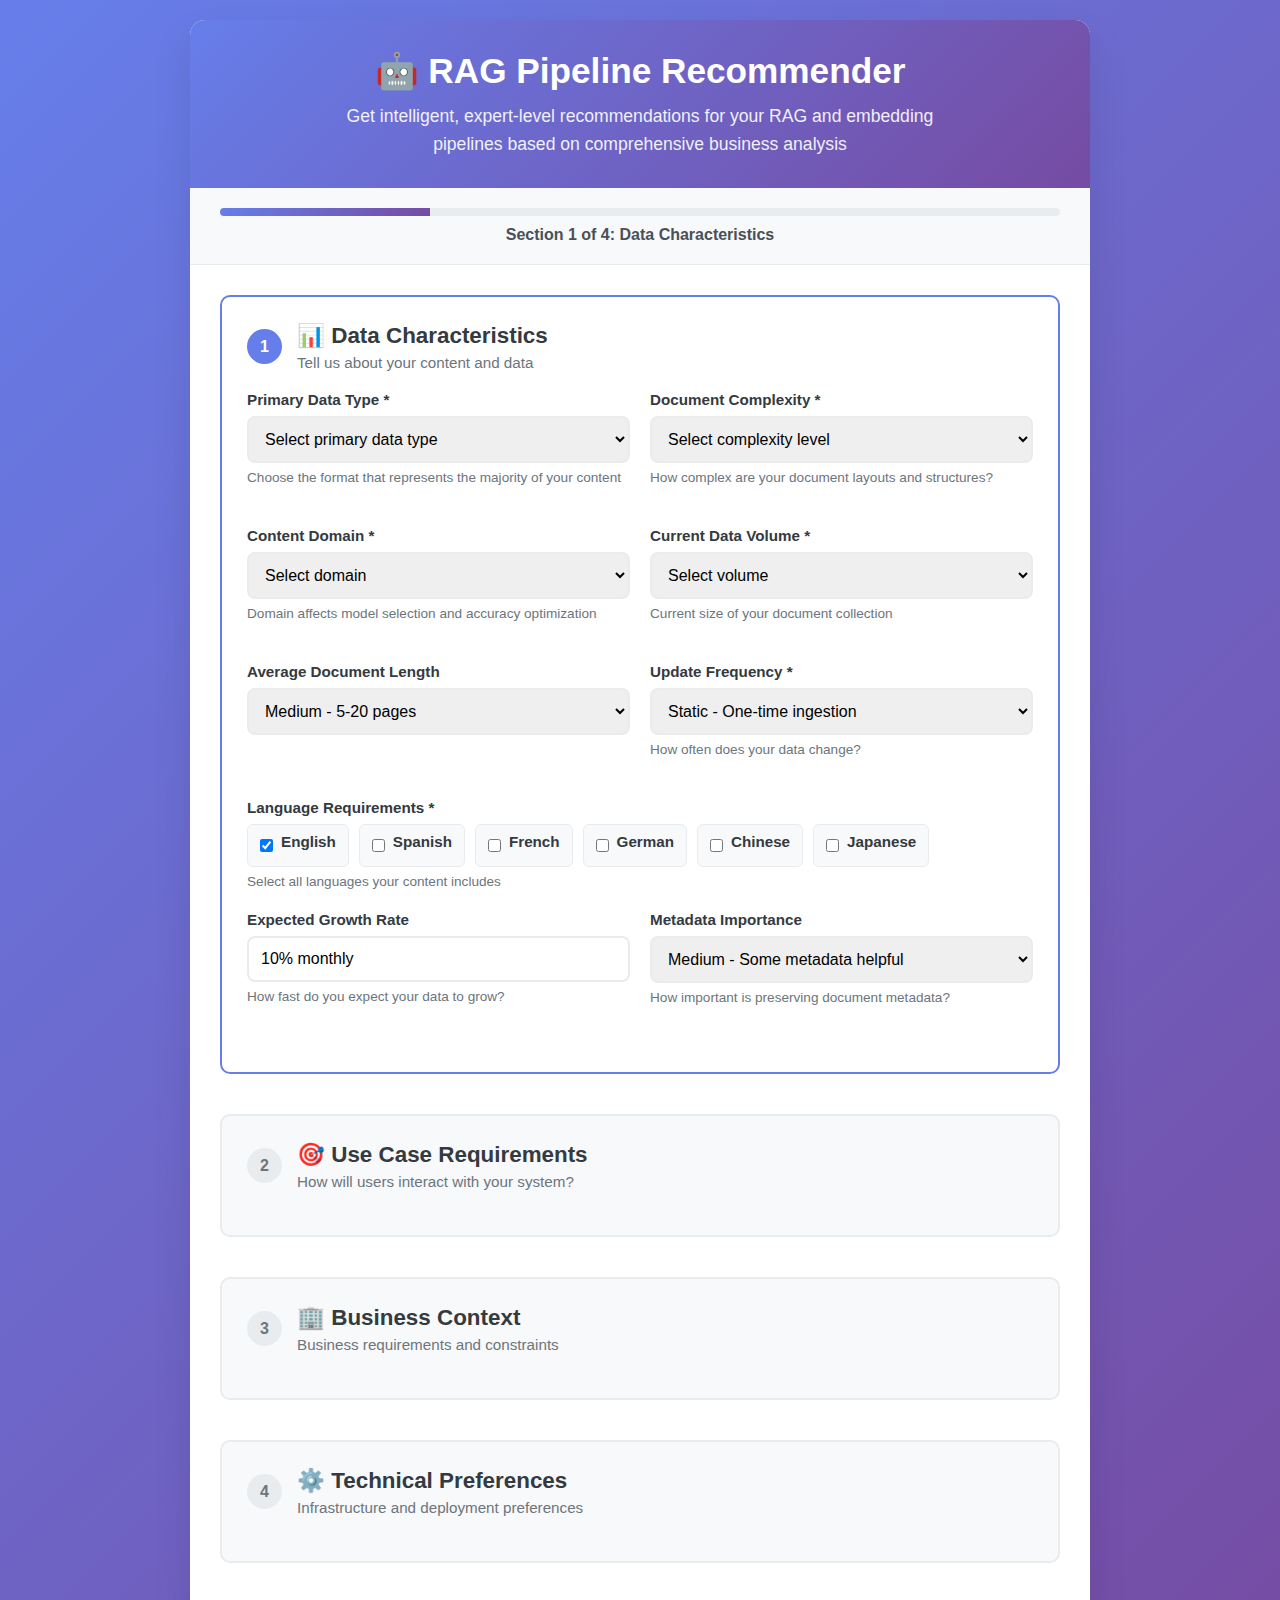
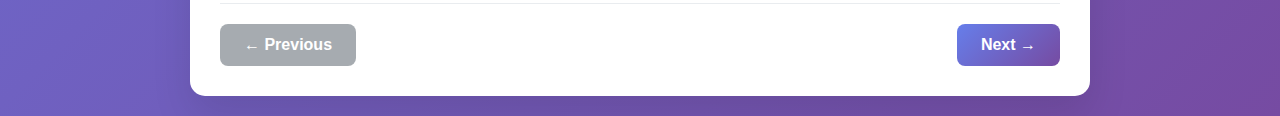
<file: rag_recommender/templates/enhanced_interface.html>
<!DOCTYPE html>
<html lang="en">
<head>
    <meta charset="UTF-8">
    <meta name="viewport" content="width=device-width, initial-scale=1.0">
    <title>RAG Pipeline Recommender - Comprehensive Analysis</title>
    <style>
        * {
            margin: 0;
            padding: 0;
            box-sizing: border-box;
        }

        body {
            font-family: -apple-system, BlinkMacSystemFont, 'Segoe UI', Roboto, 'Helvetica Neue', Arial, sans-serif;
            background: linear-gradient(135deg, #667eea 0%, #764ba2 100%);
            min-height: 100vh;
            padding: 20px;
        }

        .container {
            max-width: 900px;
            margin: 0 auto;
            background: white;
            border-radius: 15px;
            box-shadow: 0 20px 40px rgba(0,0,0,0.1);
            overflow: hidden;
        }

        .header {
            background: linear-gradient(135deg, #667eea 0%, #764ba2 100%);
            color: white;
            padding: 30px;
            text-align: center;
        }

        .header h1 {
            font-size: 2.2em;
            margin-bottom: 10px;
            font-weight: 700;
        }

        .header p {
            font-size: 1.1em;
            opacity: 0.9;
            max-width: 600px;
            margin: 0 auto;
            line-height: 1.6;
        }

        .progress-container {
            background: #f8f9fa;
            padding: 20px 30px;
            border-bottom: 1px solid #e9ecef;
        }

        .progress-bar {
            width: 100%;
            height: 8px;
            background: #e9ecef;
            border-radius: 4px;
            overflow: hidden;
        }

        .progress-fill {
            height: 100%;
            background: linear-gradient(135deg, #667eea 0%, #764ba2 100%);
            width: 25%;
            transition: width 0.3s ease;
        }

        .progress-text {
            text-align: center;
            margin-top: 10px;
            font-weight: 600;
            color: #495057;
        }

        .form-container {
            padding: 30px;
        }

        .section {
            margin-bottom: 40px;
            padding: 25px;
            border: 2px solid #e9ecef;
            border-radius: 10px;
            background: #f8f9fa;
        }

        .section.active {
            border-color: #667eea;
            background: white;
        }

        .section-header {
            display: flex;
            align-items: center;
            cursor: pointer;
            margin-bottom: 20px;
        }

        .section-number {
            width: 35px;
            height: 35px;
            border-radius: 50%;
            background: #e9ecef;
            display: flex;
            align-items: center;
            justify-content: center;
            font-weight: bold;
            margin-right: 15px;
            color: #6c757d;
        }

        .section.active .section-number {
            background: #667eea;
            color: white;
        }

        .section-title {
            font-size: 1.4em;
            font-weight: 600;
            color: #343a40;
        }

        .section-subtitle {
            color: #6c757d;
            font-size: 0.95em;
            margin-top: 5px;
        }

        .section-content {
            display: none;
        }

        .section.active .section-content {
            display: block;
        }

        .form-row {
            display: flex;
            gap: 20px;
            margin-bottom: 20px;
        }

        .form-row .form-group {
            flex: 1;
        }

        .form-group {
            margin-bottom: 20px;
        }

        .form-group label {
            display: block;
            margin-bottom: 8px;
            font-weight: 600;
            color: #343a40;
            font-size: 0.95em;
        }

        .form-group input,
        .form-group select,
        .form-group textarea {
            width: 100%;
            padding: 12px;
            border: 2px solid #e9ecef;
            border-radius: 8px;
            font-size: 16px;
            transition: border-color 0.3s ease;
        }

        .form-group input:focus,
        .form-group select:focus,
        .form-group textarea:focus {
            outline: none;
            border-color: #667eea;
            box-shadow: 0 0 0 3px rgba(102, 126, 234, 0.1);
        }

        .help-text {
            font-size: 0.85em;
            color: #6c757d;
            margin-top: 5px;
            line-height: 1.4;
        }

        .checkbox-group {
            display: flex;
            flex-wrap: wrap;
            gap: 10px;
            margin-top: 8px;
        }

        .checkbox-item {
            display: flex;
            align-items: center;
            background: #f8f9fa;
            padding: 8px 12px;
            border-radius: 6px;
            border: 1px solid #e9ecef;
            cursor: pointer;
            transition: all 0.3s ease;
        }

        .checkbox-item:hover {
            background: #e9ecef;
        }

        .checkbox-item input {
            width: auto;
            margin-right: 8px;
        }

        .radio-group {
            display: grid;
            grid-template-columns: repeat(auto-fit, minmax(200px, 1fr));
            gap: 10px;
            margin-top: 8px;
        }

        .radio-item {
            display: flex;
            align-items: center;
            background: #f8f9fa;
            padding: 12px;
            border-radius: 8px;
            border: 2px solid #e9ecef;
            cursor: pointer;
            transition: all 0.3s ease;
        }

        .radio-item:hover {
            border-color: #667eea;
        }

        .radio-item input {
            width: auto;
            margin-right: 10px;
        }

        .radio-item input:checked + .radio-label {
            color: #667eea;
            font-weight: 600;
        }

        .conditional-field {
            display: none;
            margin-top: 15px;
            padding: 15px;
            background: #fff3cd;
            border-radius: 8px;
            border: 1px solid #ffeeba;
        }

        .conditional-field.show {
            display: block;
        }

        .navigation {
            display: flex;
            justify-content: space-between;
            align-items: center;
            margin-top: 30px;
            padding-top: 20px;
            border-top: 1px solid #e9ecef;
        }

        .btn {
            padding: 12px 24px;
            border: none;
            border-radius: 8px;
            font-size: 16px;
            font-weight: 600;
            cursor: pointer;
            transition: all 0.3s ease;
            text-decoration: none;
            display: inline-block;
        }

        .btn-primary {
            background: linear-gradient(135deg, #667eea 0%, #764ba2 100%);
            color: white;
        }

        .btn-primary:hover:not(:disabled) {
            transform: translateY(-2px);
            box-shadow: 0 8px 25px rgba(102, 126, 234, 0.3);
        }

        .btn-secondary {
            background: #6c757d;
            color: white;
        }

        .btn-secondary:hover {
            background: #5a6268;
        }

        .btn:disabled {
            opacity: 0.6;
            cursor: not-allowed;
        }

        .summary-panel {
            background: #f8f9fa;
            padding: 20px;
            border-radius: 10px;
            margin-bottom: 20px;
        }

        .summary-item {
            display: flex;
            justify-content: space-between;
            padding: 8px 0;
            border-bottom: 1px solid #e9ecef;
        }

        .summary-item:last-child {
            border-bottom: none;
        }

        .priority-indicator {
            display: inline-block;
            width: 12px;
            height: 12px;
            border-radius: 50%;
            margin-left: 8px;
        }

        .priority-low { background: #28a745; }
        .priority-medium { background: #ffc107; }
        .priority-high { background: #fd7e14; }
        .priority-critical { background: #dc3545; }

        @media (max-width: 768px) {
            .form-row {
                flex-direction: column;
                gap: 0;
            }

            .radio-group {
                grid-template-columns: 1fr;
            }

            .container {
                margin: 10px;
                border-radius: 10px;
            }

            .header,
            .form-container {
                padding: 20px;
            }
        }
    </style>
</head>
<body>
    <div class="container">
        <div class="header">
            <h1>🤖 RAG Pipeline Recommender</h1>
            <p>Get intelligent, expert-level recommendations for your RAG and embedding pipelines based on comprehensive business analysis</p>
        </div>

        <div class="progress-container">
            <div class="progress-bar">
                <div class="progress-fill" id="progressFill"></div>
            </div>
            <div class="progress-text" id="progressText">Section 1 of 4: Data Characteristics</div>
        </div>

        <div class="form-container">
            <form id="comprehensiveForm">

                <!-- Section 1: Data Characteristics -->
                <div class="section active" id="section1">
                    <div class="section-header" onclick="toggleSection(1)">
                        <div class="section-number">1</div>
                        <div>
                            <div class="section-title">📊 Data Characteristics</div>
                            <div class="section-subtitle">Tell us about your content and data</div>
                        </div>
                    </div>
                    <div class="section-content">
                        <div class="form-row">
                            <div class="form-group">
                                <label for="primaryDataType">Primary Data Type *</label>
                                <select id="primaryDataType" name="primary_data_type" required onchange="updateConditionalFields()">
                                    <option value="">Select primary data type</option>
                                    <option value="pdf">PDF Documents</option>
                                    <option value="word">Word Documents</option>
                                    <option value="text">Plain Text Files</option>
                                    <option value="html">HTML/Web Pages</option>
                                    <option value="csv">CSV/Structured Data</option>
                                    <option value="json">JSON Data</option>
                                    <option value="xml">XML Documents</option>
                                    <option value="email">Email Messages</option>
                                    <option value="code">Code/Technical Documentation</option>
                                    <option value="mixed">Mixed Formats</option>
                                </select>
                                <div class="help-text">Choose the format that represents the majority of your content</div>
                            </div>
                            <div class="form-group">
                                <label for="documentComplexity">Document Complexity *</label>
                                <select id="documentComplexity" name="document_complexity" required>
                                    <option value="">Select complexity level</option>
                                    <option value="simple">Simple - Plain text, basic formatting</option>
                                    <option value="moderate">Moderate - Headers, tables, some images</option>
                                    <option value="complex">Complex - Forms, technical diagrams, layouts</option>
                                    <option value="highly_complex">Highly Complex - Legal docs, scientific papers</option>
                                </select>
                                <div class="help-text">How complex are your document layouts and structures?</div>
                            </div>
                        </div>

                        <div class="conditional-field" id="mixedFormatsField">
                            <label>Secondary Data Types (for mixed formats)</label>
                            <div class="checkbox-group">
                                <div class="checkbox-item">
                                    <input type="checkbox" name="secondary_data_types" value="pdf" id="secondary_pdf">
                                    <label for="secondary_pdf">PDF</label>
                                </div>
                                <div class="checkbox-item">
                                    <input type="checkbox" name="secondary_data_types" value="word" id="secondary_word">
                                    <label for="secondary_word">Word</label>
                                </div>
                                <div class="checkbox-item">
                                    <input type="checkbox" name="secondary_data_types" value="html" id="secondary_html">
                                    <label for="secondary_html">HTML</label>
                                </div>
                                <div class="checkbox-item">
                                    <input type="checkbox" name="secondary_data_types" value="text" id="secondary_text">
                                    <label for="secondary_text">Text</label>
                                </div>
                            </div>
                        </div>

                        <div class="form-row">
                            <div class="form-group">
                                <label for="contentDomain">Content Domain *</label>
                                <select id="contentDomain" name="content_domain" required onchange="updateConditionalFields()">
                                    <option value="">Select domain</option>
                                    <option value="general">General Business Content</option>
                                    <option value="legal">Legal Documents</option>
                                    <option value="medical">Medical/Healthcare</option>
                                    <option value="financial">Financial/Accounting</option>
                                    <option value="technical">Technical Documentation</option>
                                    <option value="academic">Academic/Research</option>
                                    <option value="customer_support">Customer Support</option>
                                    <option value="hr_policies">HR/Policies</option>
                                    <option value="marketing">Marketing Content</option>
                                    <option value="compliance">Compliance/Regulatory</option>
                                </select>
                                <div class="help-text">Domain affects model selection and accuracy optimization</div>
                            </div>
                            <div class="form-group">
                                <label for="currentVolume">Current Data Volume *</label>
                                <select id="currentVolume" name="current_volume" required>
                                    <option value="">Select volume</option>
                                    <option value="tiny">Tiny - Less than 100 documents</option>
                                    <option value="small">Small - 100 to 1,000 documents</option>
                                    <option value="medium">Medium - 1,000 to 10,000 documents</option>
                                    <option value="large">Large - 10,000 to 100,000 documents</option>
                                    <option value="very_large">Very Large - 100,000 to 1M documents</option>
                                    <option value="massive">Massive - Over 1M documents</option>
                                </select>
                                <div class="help-text">Current size of your document collection</div>
                            </div>
                        </div>

                        <div class="form-row">
                            <div class="form-group">
                                <label for="averageDocLength">Average Document Length</label>
                                <select id="averageDocLength" name="average_document_length">
                                    <option value="short">Short - 1-5 pages</option>
                                    <option value="medium" selected>Medium - 5-20 pages</option>
                                    <option value="long">Long - 20+ pages</option>
                                </select>
                            </div>
                            <div class="form-group">
                                <label for="updateFrequency">Update Frequency *</label>
                                <select id="updateFrequency" name="update_frequency" required>
                                    <option value="static" selected>Static - One-time ingestion</option>
                                    <option value="weekly">Weekly updates</option>
                                    <option value="daily">Daily updates</option>
                                    <option value="hourly">Hourly updates</option>
                                    <option value="real_time">Real-time streaming</option>
                                    <option value="event_driven">Event-driven updates</option>
                                </select>
                                <div class="help-text">How often does your data change?</div>
                            </div>
                        </div>

                        <div class="form-group">
                            <label for="languageRequirements">Language Requirements *</label>
                            <div class="checkbox-group">
                                <div class="checkbox-item">
                                    <input type="checkbox" name="language_requirements" value="english" id="lang_english" checked>
                                    <label for="lang_english">English</label>
                                </div>
                                <div class="checkbox-item">
                                    <input type="checkbox" name="language_requirements" value="spanish" id="lang_spanish">
                                    <label for="lang_spanish">Spanish</label>
                                </div>
                                <div class="checkbox-item">
                                    <input type="checkbox" name="language_requirements" value="french" id="lang_french">
                                    <label for="lang_french">French</label>
                                </div>
                                <div class="checkbox-item">
                                    <input type="checkbox" name="language_requirements" value="german" id="lang_german">
                                    <label for="lang_german">German</label>
                                </div>
                                <div class="checkbox-item">
                                    <input type="checkbox" name="language_requirements" value="chinese" id="lang_chinese">
                                    <label for="lang_chinese">Chinese</label>
                                </div>
                                <div class="checkbox-item">
                                    <input type="checkbox" name="language_requirements" value="japanese" id="lang_japanese">
                                    <label for="lang_japanese">Japanese</label>
                                </div>
                            </div>
                            <div class="help-text">Select all languages your content includes</div>
                        </div>

                        <div class="form-row">
                            <div class="form-group">
                                <label for="expectedGrowthRate">Expected Growth Rate</label>
                                <input type="text" id="expectedGrowthRate" name="expected_growth_rate" 
                                       placeholder="e.g., 10% monthly, 50% yearly" value="10% monthly">
                                <div class="help-text">How fast do you expect your data to grow?</div>
                            </div>
                            <div class="form-group">
                                <label for="metadataImportance">Metadata Importance</label>
                                <select id="metadataImportance" name="metadata_importance">
                                    <option value="low">Low - Basic file info sufficient</option>
                                    <option value="medium" selected>Medium - Some metadata helpful</option>
                                    <option value="high">High - Rich metadata important</option>
                                    <option value="critical">Critical - Metadata essential</option>
                                </select>
                                <div class="help-text">How important is preserving document metadata?</div>
                            </div>
                        </div>
                    </div>
                </div>

                <!-- Section 2: Use Case Requirements -->
                <div class="section" id="section2">
                    <div class="section-header" onclick="toggleSection(2)">
                        <div class="section-number">2</div>
                        <div>
                            <div class="section-title">🎯 Use Case Requirements</div>
                            <div class="section-subtitle">How will users interact with your system?</div>
                        </div>
                    </div>
                    <div class="section-content">
                        <div class="form-row">
                            <div class="form-group">
                                <label for="primaryUseCase">Primary Use Case *</label>
                                <select id="primaryUseCase" name="primary_use_case" required>
                                    <option value="">Select primary use case</option>
                                    <option value="question_answering">Question & Answer System</option>
                                    <option value="semantic_search">Semantic Search</option>
                                    <option value="document_summarization">Document Summarization</option>
                                    <option value="conversational_ai">Conversational AI/Chatbot</option>
                                    <option value="content_analysis">Content Analysis</option>
                                    <option value="compliance_checking">Compliance Checking</option>
                                    <option value="research_assistance">Research Assistance</option>
                                    <option value="knowledge_discovery">Knowledge Discovery</option>
                                </select>
                                <div class="help-text">What is the main way users will interact with your system?</div>
                            </div>
                            <div class="form-group">
                                <label for="queryComplexity">Expected Query Complexity *</label>
                                <select id="queryComplexity" name="expected_query_complexity" required>
                                    <option value="">Select complexity</option>
                                    <option value="simple_factual">Simple Factual - "What is X?"</option>
                                    <option value="multi_step">Multi-Step - "How does X relate to Y?"</option>
                                    <option value="analytical">Analytical - "What trends do you see in...?"</option>
                                    <option value="comparative">Comparative - "Compare X and Y"</option>
                                    <option value="procedural">Procedural - "How do I do X?"</option>
                                    <option value="interpretive">Interpretive - "What does this mean?"</option>
                                </select>
                                <div class="help-text">How complex are the questions users will ask?</div>
                            </div>
                        </div>

                        <div class="form-row">
                            <div class="form-group">
                                <label for="accuracyTolerance">Accuracy Tolerance *</label>
                                <div class="radio-group">
                                    <div class="radio-item">
                                        <input type="radio" name="accuracy_tolerance" value="high_tolerance" id="acc_high">
                                        <div class="radio-label">High Tolerance<br><small>Some errors acceptable</small></div>
                                    </div>
                                    <div class="radio-item">
                                        <input type="radio" name="accuracy_tolerance" value="moderate_tolerance" id="acc_moderate" checked>
                                        <div class="radio-label">Moderate Tolerance<br><small>Errors should be rare</small></div>
                                    </div>
                                    <div class="radio-item">
                                        <input type="radio" name="accuracy_tolerance" value="low_tolerance" id="acc_low">
                                        <div class="radio-label">Low Tolerance<br><small>Errors problematic</small></div>
                                    </div>
                                    <div class="radio-item">
                                        <input type="radio" name="accuracy_tolerance" value="zero_tolerance" id="acc_zero">
                                        <div class="radio-label">Zero Tolerance<br><small>Critical accuracy required</small></div>
                                    </div>
                                </div>
                                <div class="help-text">How critical is response accuracy for your use case?</div>
                            </div>
                        </div>

                        <div class="form-row">
                            <div class="form-group">
                                <label for="latencyRequirement">Response Time Requirements *</label>
                                <div class="radio-group">
                                    <div class="radio-item">
                                        <input type="radio" name="latency_requirement" value="real_time" id="lat_realtime">
                                        <div class="radio-label">Real-time<br><small>&lt;1 second</small></div>
                                    </div>
                                    <div class="radio-item">
                                        <input type="radio" name="latency_requirement" value="interactive" id="lat_interactive" checked>
                                        <div class="radio-label">Interactive<br><small>1-3 seconds</small></div>
                                    </div>
                                    <div class="radio-item">
                                        <input type="radio" name="latency_requirement" value="responsive" id="lat_responsive">
                                        <div class="radio-label">Responsive<br><small>3-10 seconds</small></div>
                                    </div>
                                    <div class="radio-item">
                                        <input type="radio" name="latency_requirement" value="batch_acceptable" id="lat_batch">
                                        <div class="radio-label">Batch Acceptable<br><small>10+ seconds</small></div>
                                    </div>
                                </div>
                                <div class="help-text">How fast should the system respond to user queries?</div>
                            </div>
                        </div>

                        <div class="form-row">
                            <div class="form-group">
                                <label for="preferredResponseType">Preferred Response Type</label>
                                <select id="preferredResponseType" name="preferred_response_type">
                                    <option value="brief_answers">Brief Answers - 1-2 sentences</option>
                                    <option value="detailed_explanations" selected>Detailed Explanations - Paragraphs</option>
                                    <option value="structured_summaries">Structured Summaries - Bullet points</option>
                                    <option value="conversational">Conversational - Chat-like responses</option>
                                    <option value="citation_heavy">Citation Heavy - Lots of references</option>
                                </select>
                                <div class="help-text">What style of response do users prefer?</div>
                            </div>
                            <div class="form-group">
                                <label for="citationRequirements">Citation Requirements</label>
                                <select id="citationRequirements" name="citation_requirements">
                                    <option value="not_needed">Not Needed - No source references</option>
                                    <option value="helpful" selected>Helpful - Basic source info</option>
                                    <option value="required">Required - Detailed citations</option>
                                    <option value="mandatory">Mandatory - Must have sources</option>
                                </select>
                                <div class="help-text">Do responses need to include source references?</div>
                            </div>
                        </div>

                        <div class="form-row">
                            <div class="form-group">
                                <label for="expectedQueriesPerDay">Expected Queries Per Day</label>
                                <select id="expectedQueriesPerDay" name="expected_queries_per_day">
                                    <option value="1-100">1-100 queries</option>
                                    <option value="100-1000" selected>100-1,000 queries</option>
                                    <option value="1000-10000">1,000-10,000 queries</option>
                                    <option value="10000+">10,000+ queries</option>
                                </select>
                                <div class="help-text">Rough estimate of daily query volume</div>
                            </div>
                            <div class="form-group">
                                <label for="concurrentUsers">Peak Concurrent Users</label>
                                <select id="concurrentUsers" name="concurrent_users">
                                    <option value="1-10" selected>1-10 users</option>
                                    <option value="10-50">10-50 users</option>
                                    <option value="50-200">50-200 users</option>
                                    <option value="200+">200+ users</option>
                                </select>
                                <div class="help-text">Maximum number of simultaneous users</div>
                            </div>
                        </div>
                    </div>
                </div>

                <!-- Section 3: Business Context -->
                <div class="section" id="section3">
                    <div class="section-header" onclick="toggleSection(3)">
                        <div class="section-number">3</div>
                        <div>
                            <div class="section-title">🏢 Business Context</div>
                            <div class="section-subtitle">Business requirements and constraints</div>
                        </div>
                    </div>
                    <div class="section-content">
                        <div class="form-row">
                            <div class="form-group">
                                <label for="budgetRange">Monthly Budget Range *</label>
                                <select id="budgetRange" name="budget_range" required>
                                    <option value="">Select budget range</option>
                                    <option value="minimal">Minimal - Under $100/month</option>
                                    <option value="low">Low - $100-500/month</option>
                                    <option value="moderate">Moderate - $500-2,000/month</option>
                                    <option value="high">High - $2,000-10,000/month</option>
                                    <option value="unlimited">Unlimited - Cost not a constraint</option>
                                </select>
                                <div class="help-text">What's your expected monthly operational budget?</div>
                            </div>
                            <div class="form-group">
                                <label for="teamExpertise">Team Technical Expertise *</label>
                                <select id="teamExpertise" name="team_expertise" required>
                                    <option value="">Select expertise level</option>
                                    <option value="non_technical">Non-Technical - Business users only</option>
                                    <option value="basic_technical">Basic Technical - Some IT background</option>
                                    <option value="intermediate">Intermediate - Software developers</option>
                                    <option value="advanced">Advanced - ML engineers</option>
                                    <option value="expert">Expert - AI/ML specialists</option>
                                </select>
                                <div class="help-text">What's your team's technical capability?</div>
                            </div>
                        </div>

                        <div class="form-group">
                            <label>Regulatory Requirements</label>
                            <div class="checkbox-group">
                                <div class="checkbox-item">
                                    <input type="checkbox" name="regulatory_requirements" value="GDPR" id="reg_gdpr">
                                    <label for="reg_gdpr">GDPR</label>
                                </div>
                                <div class="checkbox-item">
                                    <input type="checkbox" name="regulatory_requirements" value="HIPAA" id="reg_hipaa">
                                    <label for="reg_hipaa">HIPAA</label>
                                </div>
                                <div class="checkbox-item">
                                    <input type="checkbox" name="regulatory_requirements" value="SOX" id="reg_sox">
                                    <label for="reg_sox">SOX</label>
                                </div>
                                <div class="checkbox-item">
                                    <input type="checkbox" name="regulatory_requirements" value="PCI_DSS" id="reg_pci">
                                    <label for="reg_pci">PCI DSS</label>
                                </div>
                                <div class="checkbox-item">
                                    <input type="checkbox" name="regulatory_requirements" value="ISO_27001" id="reg_iso">
                                    <label for="reg_iso">ISO 27001</label>
                                </div>
                            </div>
                            <div class="help-text">Select any compliance requirements that apply</div>
                        </div>

                        <div class="form-row">
                            <div class="form-group">
                                <label for="dataSensitivityLevel">Data Sensitivity Level *</label>
                                <select id="dataSensitivityLevel" name="data_sensitivity_level" required>
                                    <option value="">Select sensitivity</option>
                                    <option value="public">Public - No restrictions</option>
                                    <option value="internal">Internal - Company confidential</option>
                                    <option value="confidential">Confidential - Restricted access</option>
                                    <option value="restricted">Restricted - Highly sensitive</option>
                                </select>
                                <div class="help-text">What's the sensitivity level of your data?</div>
                            </div>
                            <div class="form-group">
                                <label for="maintenanceCapability">Maintenance Capability</label>
                                <select id="maintenanceCapability" name="maintenance_capability">
                                    <option value="minimal">Minimal - Prefer fully managed</option>
                                    <option value="moderate" selected>Moderate - Basic maintenance OK</option>
                                    <option value="extensive">Extensive - Full control preferred</option>
                                </select>
                                <div class="help-text">How much system maintenance can your team handle?</div>
                            </div>
                        </div>

                        <div class="form-group">
                            <label for="industryDomain">Industry Domain</label>
                            <input type="text" id="industryDomain" name="industry_domain" 
                                   placeholder="e.g., Healthcare, Legal Services, Financial Services">
                            <div class="help-text">What industry does your organization operate in?</div>
                        </div>

                        <div class="form-group">
                            <label>Integration Requirements</label>
                            <div class="checkbox-group">
                                <div class="checkbox-item">
                                    <input type="checkbox" name="integration_requirements" value="CRM" id="int_crm">
                                    <label for="int_crm">CRM System</label>
                                </div>
                                <div class="checkbox-item">
                                    <input type="checkbox" name="integration_requirements" value="ERP" id="int_erp">
                                    <label for="int_erp">ERP System</label>
                                </div>
                                <div class="checkbox-item">
                                    <input type="checkbox" name="integration_requirements" value="Active_Directory" id="int_ad">
                                    <label for="int_ad">Active Directory</label>
                                </div>
                                <div class="checkbox-item">
                                    <input type="checkbox" name="integration_requirements" value="Slack" id="int_slack">
                                    <label for="int_slack">Slack</label>
                                </div>
                                <div class="checkbox-item">
                                    <input type="checkbox" name="integration_requirements" value="Teams" id="int_teams">
                                    <label for="int_teams">Microsoft Teams</label>
                                </div>
                            </div>
                            <div class="help-text">What systems need to integrate with the RAG system?</div>
                        </div>
                    </div>
                </div>

                <!-- Section 4: Technical Preferences -->
                <div class="section" id="section4">
                    <div class="section-header" onclick="toggleSection(4)">
                        <div class="section-number">4</div>
                        <div>
                            <div class="section-title">⚙️ Technical Preferences</div>
                            <div class="section-subtitle">Infrastructure and deployment preferences</div>
                        </div>
                    </div>
                    <div class="section-content">
                        <div class="form-row">
                            <div class="form-group">
                                <label for="deploymentPreference">Deployment Preference *</label>
                                <select id="deploymentPreference" name="deployment_preference" required>
                                    <option value="">Select deployment option</option>
                                    <option value="on_premises">On-Premises - Full control, own hardware</option>
                                    <option value="managed_services">Managed Services - Cloud APIs, less control</option>
                                    <option value="hybrid">Hybrid - Mix of on-premises and cloud</option>
                                    <option value="flexible" selected>Flexible - Best option for requirements</option>
                                </select>
                                <div class="help-text">Where would you prefer to deploy the system?</div>
                            </div>
                            <div class="form-group">
                                <label for="scalabilityRequirements">Scalability Requirements</label>
                                <select id="scalabilityRequirements" name="scalability_requirements">
                                    <option value="minimal">Minimal - Current size sufficient</option>
                                    <option value="moderate" selected>Moderate - Some growth expected</option>
                                    <option value="high">High - Significant growth planned</option>
                                    <option value="extreme">Extreme - Massive scale requirements</option>
                                </select>
                                <div class="help-text">How much should the system be able to scale?</div>
                            </div>
                        </div>

                        <div class="form-row">
                            <div class="form-group">
                                <label for="monitoringDepth">Monitoring Requirements</label>
                                <select id="monitoringDepth" name="monitoring_depth">
                                    <option value="minimal">Minimal - Basic health checks</option>
                                    <option value="standard" selected>Standard - Performance monitoring</option>
                                    <option value="comprehensive">Comprehensive - Detailed analytics</option>
                                </select>
                                <div class="help-text">What level of monitoring do you need?</div>
                            </div>
                            <div class="form-group">
                                <label for="customizationImportance">Customization Importance</label>
                                <select id="customizationImportance" name="customization_importance">
                                    <option value="low">Low - Standard solutions fine</option>
                                    <option value="moderate" selected>Moderate - Some customization helpful</option>
                                    <option value="high">High - Extensive customization needed</option>
                                </select>
                                <div class="help-text">How important is the ability to customize the system?</div>
                            </div>
                        </div>

                        <div class="form-group">
                            <label for="additionalContext">Additional Context</label>
                            <textarea id="additionalContext" name="additional_context" rows="4" 
                                      placeholder="Any unique requirements, constraints, or context we should know about?"></textarea>
                            <div class="help-text">Share any additional information that might influence our recommendations</div>
                        </div>

                        <div class="form-group">
                            <label>Priority Ranking</label>
                            <div class="help-text" style="margin-bottom: 10px;">Drag to reorder by priority (most important first):</div>
                            <div id="priorityList" class="priority-list">
                                <div class="priority-item" data-priority="accuracy">
                                    <span>🎯 Accuracy</span>
                                    <div class="priority-indicator priority-high"></div>
                                </div>
                                <div class="priority-item" data-priority="cost">
                                    <span>💰 Cost</span>
                                    <div class="priority-indicator priority-medium"></div>
                                </div>
                                <div class="priority-item" data-priority="speed">
                                    <span>⚡ Speed</span>
                                    <div class="priority-indicator priority-medium"></div>
                                </div>
                            </div>
                        </div>
                    </div>
                </div>

                <div class="navigation">
                    <button type="button" class="btn btn-secondary" id="prevBtn" onclick="previousSection()" disabled>
                        ← Previous
                    </button>
                    <button type="button" class="btn btn-primary" id="nextBtn" onclick="nextSection()">
                        Next →
                    </button>
                    <button type="submit" class="btn btn-primary" id="submitBtn" style="display:none;">
                        🎯 Get My Recommendations
                    </button>
                </div>
            </form>
        </div>
    </div>

    <script>
        let currentSection = 1;
        const totalSections = 4;

        function toggleSection(sectionNum) {
            // Don't allow jumping ahead
            if (sectionNum > currentSection + 1) return;

            // Remove active class from all sections
            document.querySelectorAll('.section').forEach(s => s.classList.remove('active'));

            // Add active class to clicked section
            document.getElementById(`section${sectionNum}`).classList.add('active');

            currentSection = sectionNum;
            updateProgress();
            updateNavigation();
        }

        function nextSection() {
            if (currentSection < totalSections && validateCurrentSection()) {
                currentSection++;
                toggleSection(currentSection);
            }
        }

        function previousSection() {
            if (currentSection > 1) {
                currentSection--;
                toggleSection(currentSection);
            }
        }

        function updateProgress() {
            const progressFill = document.getElementById('progressFill');
            const progressText = document.getElementById('progressText');

            const percentage = (currentSection / totalSections) * 100;
            progressFill.style.width = percentage + '%';

            const sectionNames = [
                'Data Characteristics',
                'Use Case Requirements', 
                'Business Context',
                'Technical Preferences'
            ];

            progressText.textContent = `Section ${currentSection} of ${totalSections}: ${sectionNames[currentSection - 1]}`;
        }

        function updateNavigation() {
            const prevBtn = document.getElementById('prevBtn');
            const nextBtn = document.getElementById('nextBtn');
            const submitBtn = document.getElementById('submitBtn');

            prevBtn.disabled = currentSection === 1;

            if (currentSection === totalSections) {
                nextBtn.style.display = 'none';
                submitBtn.style.display = 'inline-block';
            } else {
                nextBtn.style.display = 'inline-block';
                submitBtn.style.display = 'none';
            }
        }

        function validateCurrentSection() {
            const section = document.getElementById(`section${currentSection}`);
            const requiredFields = section.querySelectorAll('input[required], select[required]');

            for (let field of requiredFields) {
                if (!field.value.trim()) {
                    field.focus();
                    alert(`Please fill in the required field: ${field.previousElementSibling.textContent}`);
                    return false;
                }
            }
            return true;
        }

        function updateConditionalFields() {
            // Show/hide secondary data types for mixed formats
            const primaryDataType = document.getElementById('primaryDataType').value;
            const mixedFormatsField = document.getElementById('mixedFormatsField');

            if (primaryDataType === 'mixed') {
                mixedFormatsField.classList.add('show');
            } else {
                mixedFormatsField.classList.remove('show');
            }
        }

        // Form submission
        document.getElementById('comprehensiveForm').addEventListener('submit', async function(e) {
            e.preventDefault();

            if (!validateCurrentSection()) {
                return;
            }

            const submitBtn = document.getElementById('submitBtn');
            submitBtn.textContent = '🔄 Analyzing your requirements...';
            submitBtn.disabled = true;

            try {
                // Collect form data
                const formData = new FormData(e.target);
                const data = {};

                // Handle regular fields
                for (let [key, value] of formData.entries()) {
                    if (data[key]) {
                        if (Array.isArray(data[key])) {
                            data[key].push(value);
                        } else {
                            data[key] = [data[key], value];
                        }
                    } else {
                        data[key] = value;
                    }
                }

                // Handle checkboxes that might not be checked
                const checkboxGroups = ['secondary_data_types', 'language_requirements', 'regulatory_requirements', 'integration_requirements'];
                checkboxGroups.forEach(group => {
                    if (!data[group]) {
                        data[group] = [];
                    } else if (!Array.isArray(data[group])) {
                        data[group] = [data[group]];
                    }
                });

                console.log('Submitting data:', data);

                // Make API call
                const response = await fetch('/recommend-comprehensive', {
                    method: 'POST',
                    headers: {
                        'Content-Type': 'application/json',
                    },
                    body: JSON.stringify(data)
                });

                if (!response.ok) {
                    throw new Error(`HTTP error! status: ${response.status}`);
                }

                const recommendations = await response.json();

                // Store results and redirect
                sessionStorage.setItem('comprehensive_recommendations', JSON.stringify(recommendations));
                window.location.href = '/results-comprehensive.html';

            } catch (error) {
                console.error('Error:', error);
                alert('Error generating recommendations: ' + error.message);
                submitBtn.textContent = '🎯 Get My Recommendations';
                submitBtn.disabled = false;
            }
        });

        // Initialize
        updateProgress();
        updateNavigation();
    </script>
</body>
</html>
</file>
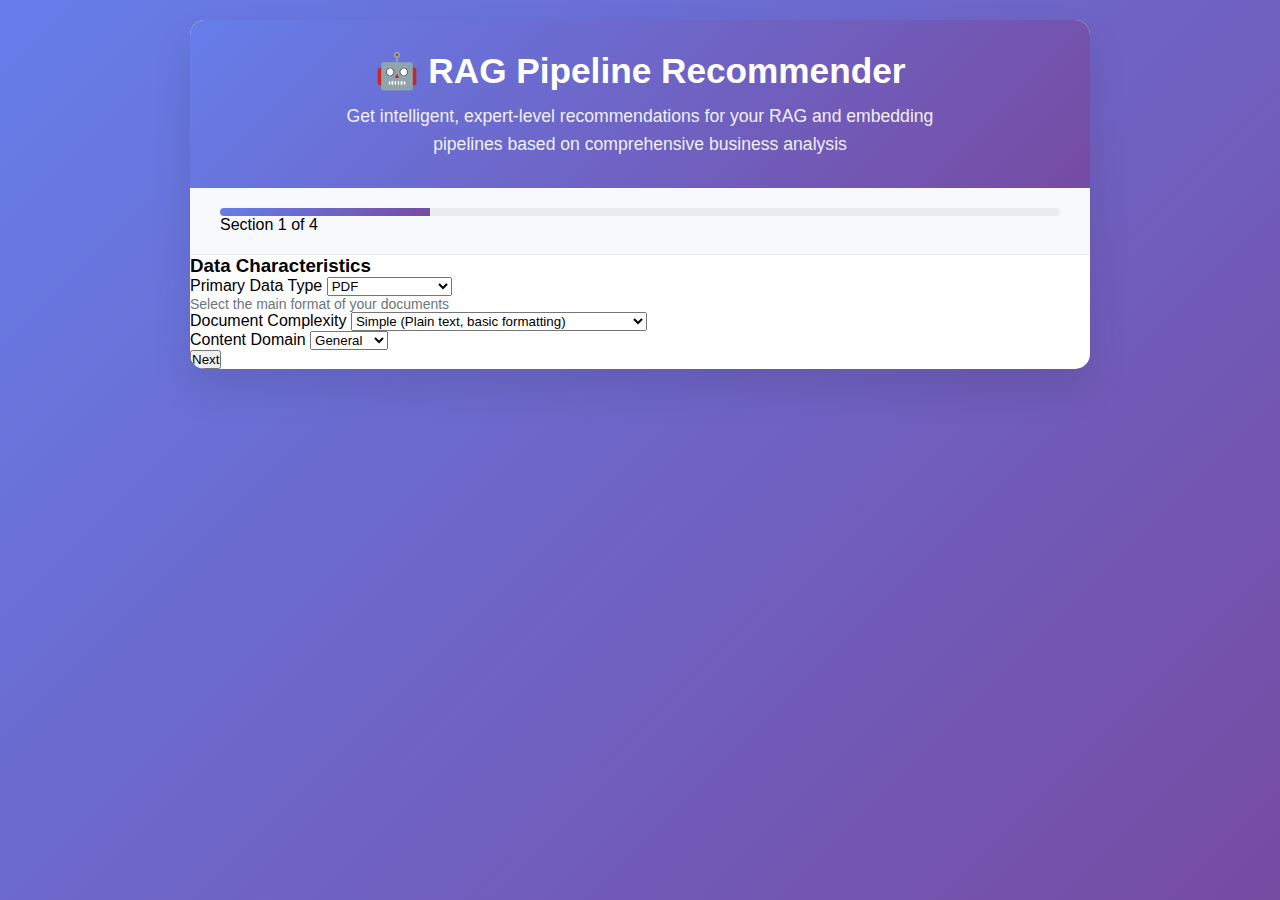
<file: rag_recommender/templates/index_old.html>
<!DOCTYPE html>
<html lang="en">
<head>
    <meta charset="UTF-8">
    <meta name="viewport" content="width=device-width, initial-scale=1.0">
    <title>RAG Pipeline Recommender - Comprehensive Analysis</title>
    <style>
        * {
            margin: 0;
            padding: 0;
            box-sizing: border-box;
        }

        body {
            font-family: -apple-system, BlinkMacSystemFont, 'Segoe UI', Roboto, 'Helvetica Neue', Arial, sans-serif;
            background: linear-gradient(135deg, #667eea 0%, #764ba2 100%);
            min-height: 100vh;
            padding: 20px;
        }

        .container {
            max-width: 900px;
            margin: 0 auto;
            background: white;
            border-radius: 15px;
            box-shadow: 0 20px 40px rgba(0,0,0,0.1);
            overflow: hidden;
        }

        .header {
            background: linear-gradient(135deg, #667eea 0%, #764ba2 100%);
            color: white;
            padding: 30px;
            text-align: center;
        }

        .header h1 {
            font-size: 2.2em;
            margin-bottom: 10px;
            font-weight: 700;
        }

        .header p {
            font-size: 1.1em;
            opacity: 0.9;
            max-width: 600px;
            margin: 0 auto;
            line-height: 1.6;
        }

        .progress-container {
            background: #f8f9fa;
            padding: 20px 30px;
            border-bottom: 1px solid #e9ecef;
        }

        .progress-bar {
            width: 100%;
            height: 8px;
            background: #e9ecef;
            border-radius: 4px;
            overflow: hidden;
        }

        .progress-fill {
            height: 100%;
            background: linear-gradient(135deg, #667eea 0%, #764ba2 100%);
            width: 25%;
            transition: width 0.3s ease;
        }

        .form-section {
            display: none;
        }
        .form-section.active {
            display: block;
        }
        .help-text {
            font-size: 0.875rem;
            color: #6c757d;
        }
        .conditional-field {
            display: none;
        }

        /* Add all other styles from enhanced interface */
        /* ... existing styles ... */
    </style>
</head>
<body>
    <div class="container">
        <div class="header">
            <h1>🤖 RAG Pipeline Recommender</h1>
            <p>Get intelligent, expert-level recommendations for your RAG and embedding pipelines based on comprehensive business analysis</p>
        </div>

        <div class="progress-container">
            <div class="progress-bar">
                <div class="progress-fill" id="progressFill"></div>
            </div>
            <div class="progress-text" id="progressText">Section 1 of 4: Data Characteristics</div>
        </div>

        <div class="form-container">
            <form id="recommendationForm" action="/recommend-comprehensive" method="POST">
            <!-- Section 1: Data Characteristics -->
            <div class="form-section active" id="section1">
                <h3>Data Characteristics</h3>
                <div class="mb-3">
                    <label class="form-label">Primary Data Type</label>
                    <select class="form-select" name="primary_data_type" required>
                        <option value="pdf">PDF</option>
                        <option value="word">Word Documents</option>
                        <option value="text">Plain Text</option>
                        <option value="html">HTML</option>
                        <option value="code">Source Code</option>
                        <option value="mixed">Mixed Content</option>
                    </select>
                    <div class="help-text">Select the main format of your documents</div>
                </div>

                <div class="mb-3">
                    <label class="form-label">Document Complexity</label>
                    <select class="form-select" name="document_complexity" required>
                        <option value="simple">Simple (Plain text, basic formatting)</option>
                        <option value="moderate">Moderate (Headers, tables, images)</option>
                        <option value="complex">Complex (Forms, diagrams, nested structure)</option>
                        <option value="highly_complex">Highly Complex (Legal docs, scientific papers)</option>
                    </select>
                </div>

                <div class="mb-3">
                    <label class="form-label">Content Domain</label>
                    <select class="form-select" name="content_domain" required>
                        <option value="general">General</option>
                        <option value="legal">Legal</option>
                        <option value="medical">Medical</option>
                        <option value="financial">Financial</option>
                        <option value="technical">Technical</option>
                    </select>
                </div>

                <button type="button" class="btn btn-primary" onclick="nextSection(1)">Next</button>
            </div>

            <!-- Section 2: Use Case Requirements -->
            <div class="form-section" id="section2">
                <h3>Use Case Requirements</h3>
                <div class="mb-3">
                    <label class="form-label">Primary Use Case</label>
                    <select class="form-select" name="primary_use_case" required>
                        <option value="question_answering">Question Answering</option>
                        <option value="semantic_search">Semantic Search</option>
                        <option value="document_summarization">Document Summarization</option>
                        <option value="conversational_ai">Conversational AI</option>
                    </select>
                </div>

                <div class="mb-3">
                    <label class="form-label">Accuracy Tolerance</label>
                    <select class="form-select" name="accuracy_tolerance" required>
                        <option value="high_tolerance">High Tolerance (Some errors acceptable)</option>
                        <option value="moderate_tolerance">Moderate Tolerance</option>
                        <option value="low_tolerance">Low Tolerance</option>
                        <option value="zero_tolerance">Zero Tolerance (Critical accuracy required)</option>
                    </select>
                </div>

                <button type="button" class="btn btn-secondary" onclick="previousSection(2)">Previous</button>
                <button type="button" class="btn btn-primary" onclick="nextSection(2)">Next</button>
            </div>

            <!-- Section 3: Business Context -->
            <div class="form-section" id="section3">
                <h3>Business Context</h3>
                <div class="mb-3">
                    <label class="form-label">Budget Range</label>
                    <select class="form-select" name="budget_range" required>
                        <option value="minimal">Minimal (&lt;$100/month)</option>
                        <option value="low">Low ($100-500/month)</option>
                        <option value="moderate">Moderate ($500-2000/month)</option>
                        <option value="high">High ($2000-10000/month)</option>
                        <option value="unlimited">Unlimited (&gt;$10000/month)</option>
                    </select>
                </div>

                <div class="mb-3">
                    <label class="form-label">Team Expertise</label>
                    <select class="form-select" name="team_expertise" required>
                        <option value="non_technical">Non-Technical (Business users only)</option>
                        <option value="basic_technical">Basic Technical (Some IT background)</option>
                        <option value="intermediate">Intermediate (Software developers)</option>
                        <option value="advanced">Advanced (ML engineers)</option>
                        <option value="expert">Expert (AI/ML specialists)</option>
                    </select>
                </div>

                <button type="button" class="btn btn-secondary" onclick="previousSection(3)">Previous</button>
                <button type="button" class="btn btn-primary" onclick="nextSection(3)">Next</button>
            </div>

            <!-- Section 4: Technical Preferences -->
            <div class="form-section" id="section4">
                <h3>Technical Preferences</h3>
                <div class="mb-3">
                    <label class="form-label">Deployment Preference</label>
                    <select class="form-select" name="deployment_preference" required>
                        <option value="flexible">Flexible</option>
                        <option value="on_premises">On-Premises</option>
                        <option value="managed_services">Managed Services</option>
                        <option value="hybrid">Hybrid</option>
                    </select>
                </div>

                <div class="mb-3">
                    <label class="form-label">Scalability Requirements</label>
                    <select class="form-select" name="scalability_requirements" required>
                        <option value="minimal">Minimal</option>
                        <option value="moderate">Moderate</option>
                        <option value="high">High</option>
                        <option value="extreme">Extreme</option>
                    </select>
                </div>

                <button type="button" class="btn btn-secondary" onclick="previousSection(4)">Previous</button>
                <button type="submit" class="btn btn-success">Get Recommendations</button>
            </div>
        </form>

        <!-- Results Section -->
        <div id="results" style="display: none;" class="mt-4">
            <h3>Recommendations</h3>
            <div id="recommendationsContent"></div>
        </div>
    </div>

    <script>
        let currentSection = 1;
        const totalSections = 4;

        function toggleSection(sectionNum) {
            // Don't allow jumping ahead
            if (sectionNum > currentSection + 1) return;

            // Remove active class from all sections
            document.querySelectorAll('.section').forEach(s => s.classList.remove('active'));

            // Add active class to clicked section
            document.getElementById(`section${sectionNum}`).classList.add('active');

            currentSection = sectionNum;
            updateProgress();
            updateNavigation();
        }

        function nextSection() {
            if (currentSection < totalSections && validateCurrentSection()) {
                toggleSection(currentSection + 1);
            }
        }

        function previousSection() {
            if (currentSection > 1) {
                toggleSection(currentSection - 1);
            }
        }

        function updateProgress() {
            const progress = (currentSection / totalSections) * 100;
            document.getElementById('progressFill').style.width = `${progress}%`;
            document.getElementById('progressText').textContent = `Section ${currentSection} of ${totalSections}`;
        }

        function updateNavigation() {
            const prevButton = document.getElementById('prevButton');
            const nextButton = document.getElementById('nextButton');
            const submitButton = document.getElementById('submitButton');

            prevButton.style.display = currentSection > 1 ? 'block' : 'none';
            if (currentSection === totalSections) {
                nextButton.style.display = 'none';
                submitButton.style.display = 'block';
            } else {
                nextButton.style.display = 'block';
                submitButton.style.display = 'none';
            }
        }

        function validateCurrentSection() {
            const currentForm = document.getElementById(`section${currentSection}`);
            const requiredFields = currentForm.querySelectorAll('[required]');
            
            let isValid = true;
            requiredFields.forEach(field => {
                if (!field.value) {
                    field.style.borderColor = '#dc3545';
                    isValid = false;
                } else {
                    field.style.borderColor = '#e9ecef';
                }
            });

            return isValid;
        }

        function updateConditionalFields() {
            // Show/hide mixed formats field
            const mixedFormatsField = document.getElementById('mixedFormatsField');
            const primaryDataType = document.getElementById('primaryDataType');
            
            if (mixedFormatsField) {
                mixedFormatsField.style.display = primaryDataType.value === 'mixed' ? 'block' : 'none';
            }
        }

        document.getElementById('recommendationForm').addEventListener('submit', async (e) => {
            e.preventDefault();
            const formData = new FormData(e.target);
            const data = Object.fromEntries(formData);

            try {
                const response = await fetch('/recommend-comprehensive', {
                    method: 'POST',
                    headers: {
                        'Content-Type': 'application/json',
                    },
                    body: JSON.stringify(data)
                });

                const result = await response.json();
                displayResults(result);
            } catch (error) {
                console.error('Error:', error);
                alert('Error getting recommendations. Please try again.');
            }
        });

        function displayResults(results) {
            const resultsDiv = document.getElementById('results');
            const content = document.getElementById('recommendationsContent');
            
            let html = `
                <div class="card mb-4">
                    <div class="card-header">
                        <h4>Analysis Summary</h4>
                    </div>
                    <div class="card-body">
                        <p><strong>Requirements Analysis:</strong></p>
                        <ul>
                            ${Object.entries(results.requirements_analysis).map(([key, value]) => 
                                `<li><strong>${key}:</strong> ${value}</li>`
                            ).join('')}
                        </ul>
                    </div>
                </div>
            `;

            // Display Ingestion Pipelines
            html += `
                <div class="card mb-4">
                    <div class="card-header">
                        <h4>Recommended Ingestion Pipelines</h4>
                    </div>
                    <div class="card-body">
                        ${results.ingestion_pipelines.map(pipeline => `
                            <div class="mb-3">
                                <h5>${pipeline.name}</h5>
                                <p>${pipeline.description}</p>
                                <p><strong>When to use:</strong> ${pipeline.when_to_use}</p>
                            </div>
                        `).join('')}
                    </div>
                </div>
            `;

            // Display RAG Pipelines
            html += `
                <div class="card mb-4">
                    <div class="card-header">
                        <h4>Recommended RAG Pipelines</h4>
                    </div>
                    <div class="card-body">
                        ${results.rag_pipelines.map(pipeline => `
                            <div class="mb-3">
                                <h5>${pipeline.name}</h5>
                                <p>${pipeline.description}</p>
                                <p><strong>When to use:</strong> ${pipeline.when_to_use}</p>
                            </div>
                        `).join('')}
                    </div>
                </div>
            `;

            content.innerHTML = html;
            resultsDiv.style.display = 'block';
            resultsDiv.scrollIntoView({ behavior: 'smooth' });
        }

        // Initialize form state
        document.addEventListener('DOMContentLoaded', function() {
            updateProgress();
            updateNavigation();
            updateConditionalFields();
        });
    </script>
</body>
</html>
</file>
